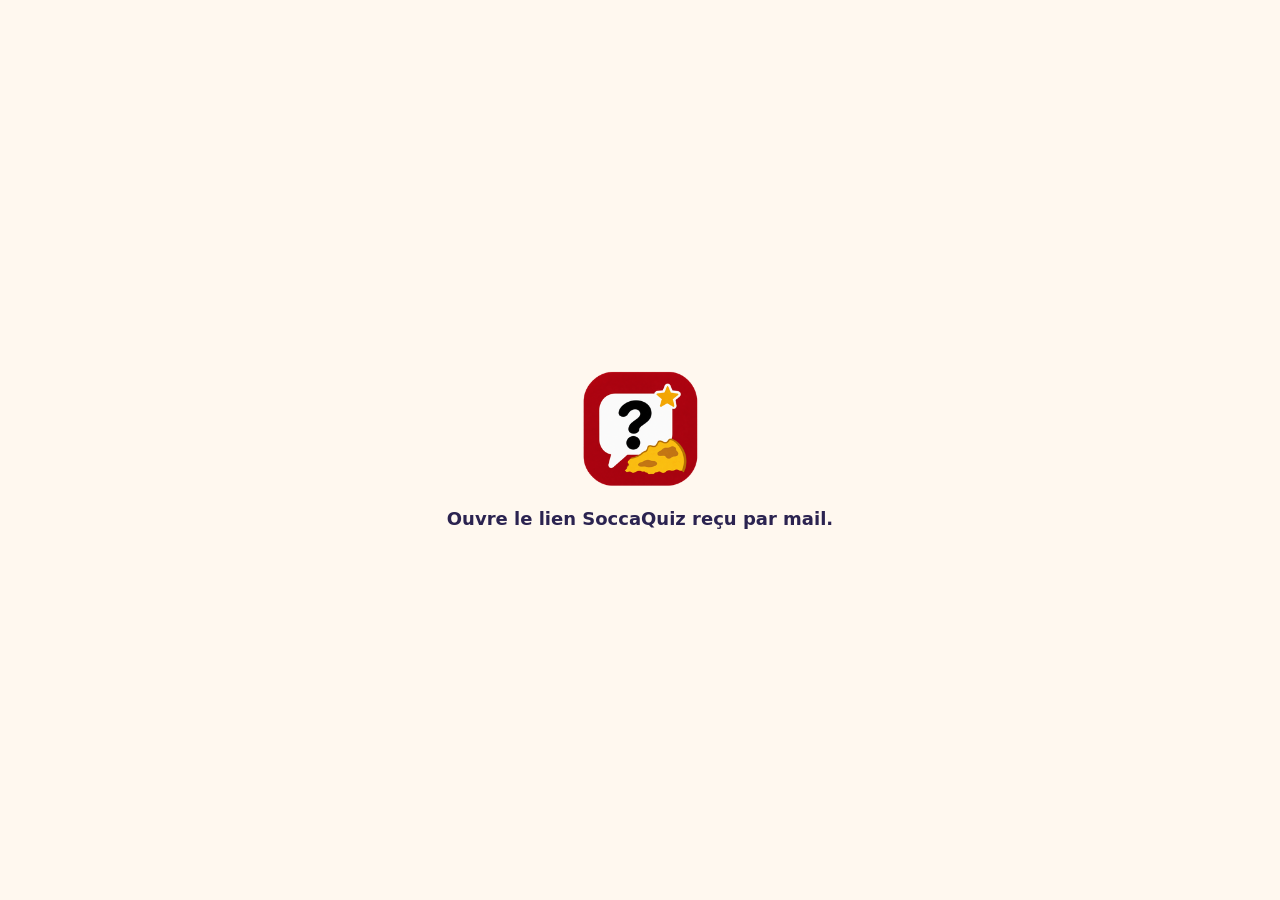
<file: appli/index.html>
<!DOCTYPE html>
<html lang="fr">
<head>
<meta charset="utf-8">
<meta name="viewport" content="width=device-width, initial-scale=1">
<meta name="robots" content="noindex">
<title>SoccaQuiz</title>
<link rel="manifest" href="manifest.webmanifest">
<meta name="theme-color" content="#a9010d">
<link rel="icon" href="icone-192.png">
<link rel="apple-touch-icon" href="icone-180.png">
<meta name="mobile-web-app-capable" content="yes">
<meta name="apple-mobile-web-app-capable" content="yes">
<meta name="apple-mobile-web-app-title" content="SoccaQuiz">
<style>
  html, body { margin: 0; height: 100%; background: #fff8ef; }
  #cadre { position: fixed; inset: 0; width: 100%; height: 100%; border: 0; background: #fff8ef; }
  #demarrage { position: fixed; inset: 0; z-index: 2; display: flex; flex-direction: column; align-items: center;
    justify-content: center; gap: 18px; padding: 24px; text-align: center; background: #fff8ef; color: #2b2350;
    font: 600 18px/1.4 system-ui, -apple-system, "Segoe UI", Roboto, sans-serif; transition: opacity .25s; }
  #demarrage.fini { opacity: 0; pointer-events: none; }
  #demarrage img { width: 120px; height: 120px; border-radius: 26px; }
  #demarrage.attente img { animation: battre 1.4s ease-in-out infinite; }
  #demarrage #secours { font: 500 14px/1.4 system-ui, sans-serif; color: #6b5b4e; }
  #demarrage button { font: inherit; color: #fff; background: #a9010d; border: 0; border-radius: 999px; padding: 10px 22px; }
  @keyframes battre { 50% { transform: scale(1.06); } }
  @media (prefers-reduced-motion: reduce) { #demarrage.attente img { animation: none; } }
</style>
</head>
<body>
<div id="demarrage" class="attente">
  <img src="icone-192.png" alt="">
  <span id="msg" role="status">Chargement…</span>
  <button id="reessayer" type="button" hidden>Réessayer</button>
  <a id="secours" href="#" hidden>Ouvrir sans l'appli</a>
</div>
<iframe id="cadre" title="SoccaQuiz" allow="microphone; autoplay; clipboard-write"></iframe>
<script>
/* =====================================================================
   APPLI INSTALLABLE SoccaQuiz — l'« enveloppe »
   Cette page ne contient aucune page de SoccaQuiz : elle affiche, en plein écran, le site de l'enfant
   (Google Apps Script) dont l'identifiant est dans l'adresse : …/app/?s=<identifiant du déploiement>.
   Elle n'apporte que l'icône, le plein écran et l'écran de démarrage. Aucun quiz ni résultat ne passe par elle.
   Filets de sécurité : interrupteur général (soccaquiz.json, "appli": "off") et retour automatique au site
   classique si le site ne s'affiche pas dans le cadre (site pas à jour, blocage du navigateur…).
   ===================================================================== */
(function () {
  var MOTIF = /^AKfy[\w-]{20,200}$/;
  var REGLAGES = 'https://leian.github.io/UNIVERSALQUIZ/soccaquiz.json';
  var DELAI = 15000;                       // sans nouvelle du site après ce délai : message et « Réessayer »
  var dem = document.getElementById('demarrage'), msg = document.getElementById('msg');
  var bouton = document.getElementById('reessayer'), cadre = document.getElementById('cadre'), secours = document.getElementById('secours');

  var id = null;
  try { id = new URLSearchParams(location.search).get('s'); } catch (e) {}
  try {
    if (id && MOTIF.test(id)) localStorage.setItem('sq-site', id);
    else id = localStorage.getItem('sq-site');           // secours si l'adresse a perdu son paramètre
  } catch (e) {}
  if (!id || !MOTIF.test(id)) {
    dem.classList.remove('attente');
    msg.textContent = 'Ouvre le lien SoccaQuiz reçu par mail.';
    return;
  }

  var BASE = 'https://script.google.com/macros/s/' + id + '/exec';
  var DIRECT = 'https://app.soccaquiz.fr';
  var minuterie = 0, parti = false;

  // on quitte l'enveloppe pour le site tel qu'il a toujours été (…&classique=1 : le site ne renvoie pas vers l'appli)
  function classique(url) {
    if (parti) return;
    parti = true;
    var u = new URL(url || BASE);
    u.searchParams.delete('cadre');
    u.searchParams.set('classique', '1');
    location.replace(u.href);
  }
  /* seulement une page de CE site : …/exec ou …/exec?… */
  function pageDuSite(url) {
    try {
      var u = new URL(url);
      return u.origin + u.pathname === BASE ? u : null;
    } catch (e) { return null; }
  }
  function attendre(url) {
    clearTimeout(minuterie);
    // jamais de renvoi automatique vers l'adresse Google (bandeau Google) : un message, « Réessayer »,
    // et en dernier recours un lien discret pour ouvrir le site hors de l'appli, au choix de la personne
    minuterie = setTimeout(function () {
      dem.classList.remove('attente', 'fini');
      msg.textContent = navigator.onLine === false ? 'Pas de connexion à Internet. Réessaie dans un instant.' : 'SoccaQuiz met du temps à répondre. Réessaie dans un instant.';
      bouton.hidden = false;
      secours.hidden = navigator.onLine === false;
      secours.onclick = function (e) { e.preventDefault(); classique(url); };
    }, DELAI);
  }
  function ouvrir(url) {
    var u = pageDuSite(url);
    if (!u) return;
    var simple = u.href;
    u.searchParams.set('cadre', '1');
    dem.classList.add('attente');
    dem.classList.remove('fini');
    msg.textContent = 'Chargement…';
    bouton.hidden = true;
    secours.hidden = true;
    attendre(simple);
    cadre.src = u.href;
  }

  window.addEventListener('message', function (e) {
    // appli servie hors de Google (app.soccaquiz.fr) : elle annonce qu'elle est affichée, ou que ce site n'a pas l'API
    if (e.origin === DIRECT && e.source === cadre.contentWindow && e.data && typeof e.data === 'object') {
      if (e.data.uq === 'pret') { clearTimeout(minuterie); dem.classList.add('fini'); }
      else if (e.data.uq === 'ancien') {
        try { localStorage.setItem('sq-ancien:' + id, String(Date.now())); } catch (err) {}   // revérifié le lendemain (site mis à jour entre-temps)
        modeActuel = 'cadre';
        ouvrir(q && q.length < 2000 ? BASE + '?' + q : BASE);
      }
      return;
    }
    var hote = '';
    try { hote = new URL(e.origin).hostname; } catch (err) { return; }
    // les pages Apps Script sont servies depuis *.googleusercontent.com
    if (hote !== 'script.google.com' && !/\.googleusercontent\.com$/.test(hote)) return;
    var d = e.data;
    if (!d || typeof d !== 'object') return;
    if (d.uq === 'pret') {                 // le site est affiché : on retire l'écran de démarrage
      clearTimeout(minuterie);
      dem.classList.add('fini');
      try { e.source.postMessage({ uq: 'cadre-ok' }, e.origin); } catch (err) {}
    } else if (d.uq === 'aller' && typeof d.url === 'string') {
      var u = pageDuSite(d.url);
      if (u) { u.searchParams.delete('cadre'); ouvrir(u.href); }
    }
  });
  bouton.addEventListener('click', function () { location.reload(); });
  window.addEventListener('online', function () { if (!bouton.hidden) location.reload(); });

  // page demandée (…&q=page=quiz_x) : ancien lien ou favori renvoyé ici par le site
  var q = '';
  try { q = new URLSearchParams(location.search).get('q') || ''; } catch (e) {}

  /* Appli servie hors de Google (app.soccaquiz.fr, Cloudflare Pages) ou site dans le cadre de Google ?
     - interrupteur général "appli" de soccaquiz.json : "direct" → app.soccaquiz.fr ; "on" (ou absent) → cadre de Google ;
       "off" → site classique. Il est retenu sur l'appareil et appliqué dès l'ouverture suivante (ou tout de suite
       s'il arrive dans les premières secondes) ;
     - …&mode=direct, &mode=cadre : choix forcé sur CET appareil (essais) ; &mode=auto : retour à l'interrupteur ;
     - un site sans l'API (avant la v2.88) est signalé par l'appli (« ancien ») et reste dans le cadre de Google. */
  var debut = Date.now(), modeForce = null, modeGeneral = null, ancien = false;
  try {
    var m = new URLSearchParams(location.search).get('mode');
    if (m === 'direct' || m === 'cadre') localStorage.setItem('sq-mode', m);
    if (m === 'auto') localStorage.removeItem('sq-mode');
    modeForce = localStorage.getItem('sq-mode');
    modeGeneral = localStorage.getItem('sq-mode-general');
    ancien = Date.now() - (+localStorage.getItem('sq-ancien:' + id) || 0) < 864e5;
  } catch (e) {}
  function modeVoulu() { return !ancien && (modeForce ? modeForce === 'direct' : modeGeneral === 'direct') ? 'direct' : 'cadre'; }
  function ouvrirDirect() {
    var p = new URLSearchParams(q.length < 2000 ? q : ''), page = p.get('page') || '';
    var u = DIRECT + '/?s=' + encodeURIComponent(id) + (p.get('e') ? '&e=' + encodeURIComponent(p.get('e')) : '') + (p.get('chrono') ? '&chrono=' + encodeURIComponent(p.get('chrono')) : '') +
      (page && page !== 'index' ? '#' + encodeURIComponent(page) : '');
    dem.classList.add('attente');
    dem.classList.remove('fini');
    msg.textContent = 'Chargement…';
    bouton.hidden = true;
    secours.hidden = true;
    attendre(q && q.length < 2000 ? BASE + '?' + q : BASE);
    cadre.src = u;
  }
  var modeActuel = modeVoulu();
  if (modeActuel === 'direct') ouvrirDirect(); else ouvrir(q && q.length < 2000 ? BASE + '?' + q : BASE);
  // interrupteur général : "appli": "off" → tout le monde revient au site classique, icônes déjà installées comprises
  fetch(REGLAGES, { cache: 'no-cache' }).then(function (r) { return r.ok ? r.json() : {}; })
    .then(function (c) {
      if (c && c.appli === 'off') return classique();
      modeGeneral = c && c.appli === 'direct' ? 'direct' : 'cadre';
      try { localStorage.setItem('sq-mode-general', modeGeneral); } catch (e) {}
      // l'interrupteur a changé : appliqué tout de suite si l'appli vient de s'ouvrir, sinon à la prochaine ouverture
      if (modeVoulu() !== modeActuel && Date.now() - debut < 5000) {
        modeActuel = modeVoulu();
        if (modeActuel === 'direct') ouvrirDirect(); else ouvrir(q && q.length < 2000 ? BASE + '?' + q : BASE);
      }
    })
    .catch(function () {});
  if ('serviceWorker' in navigator) navigator.serviceWorker.register('sw.js').catch(function () {});
})();
</script>
</body>
</html>
</file>
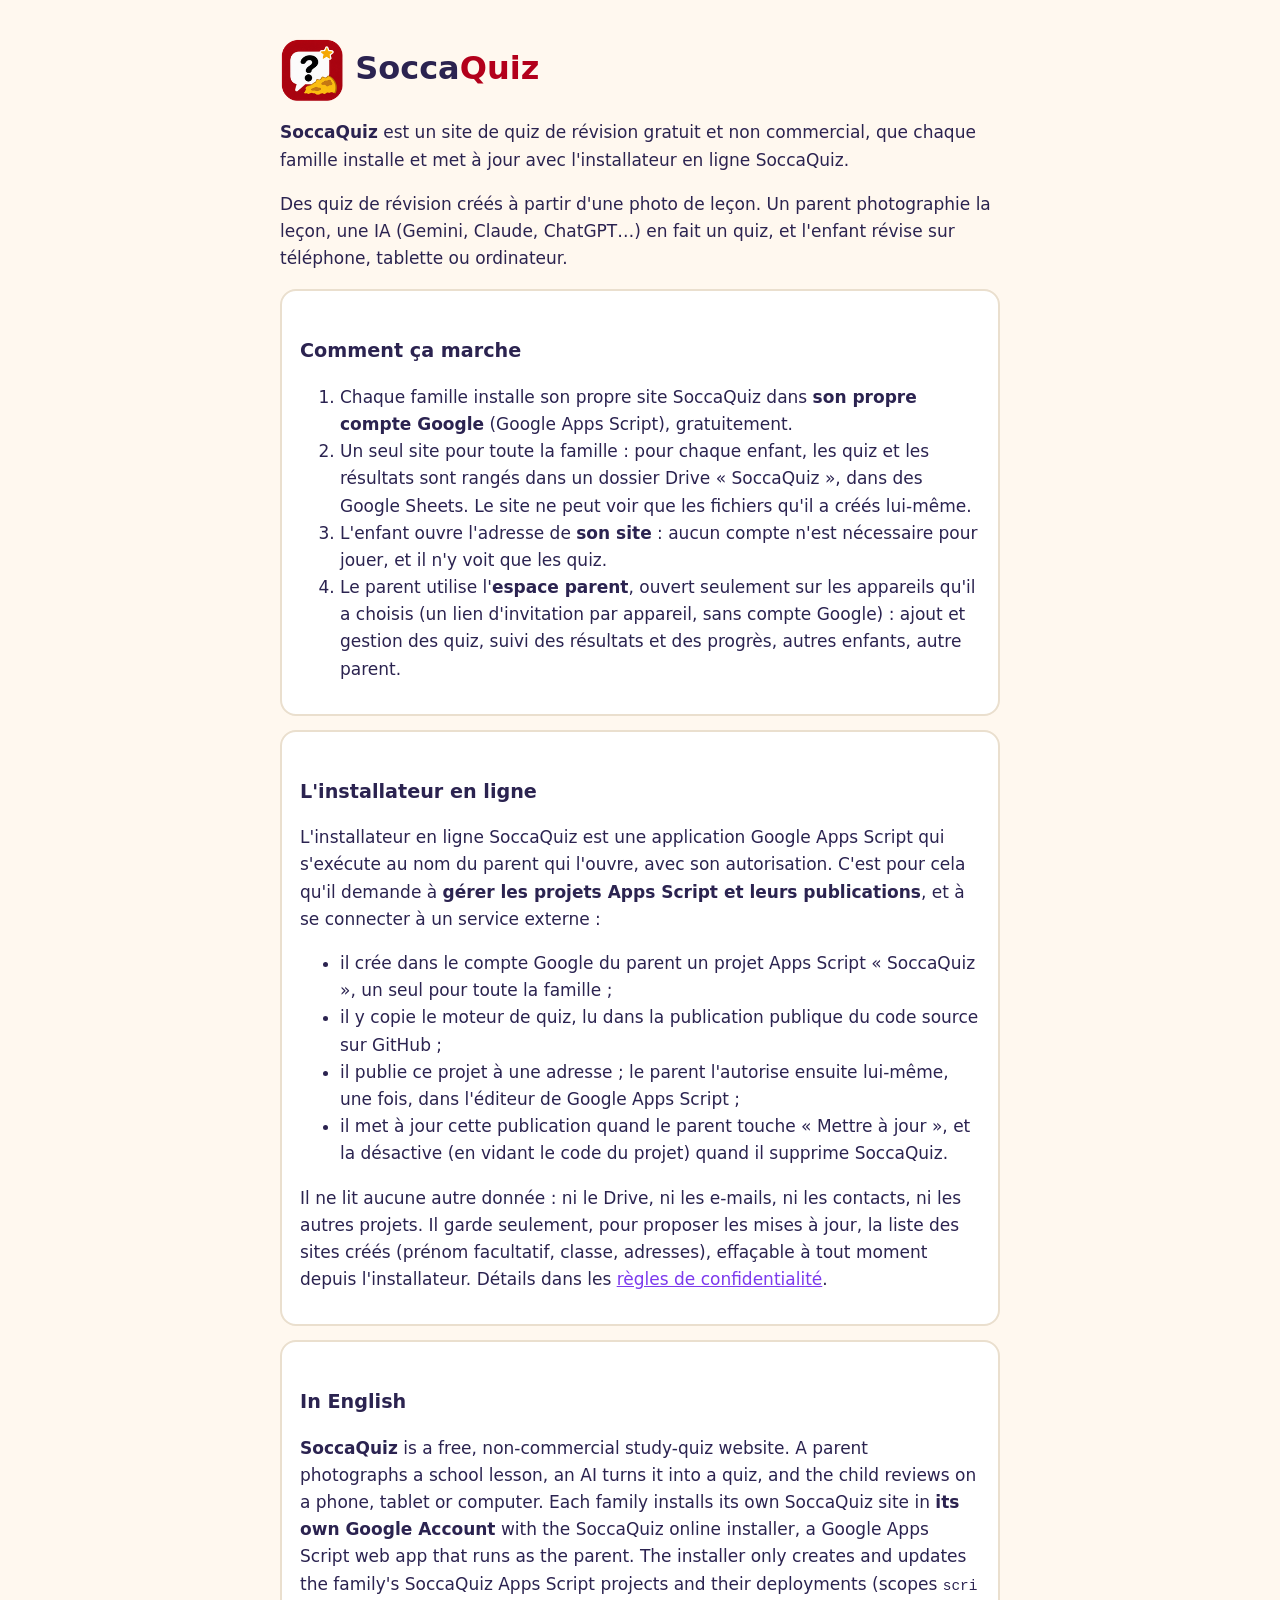
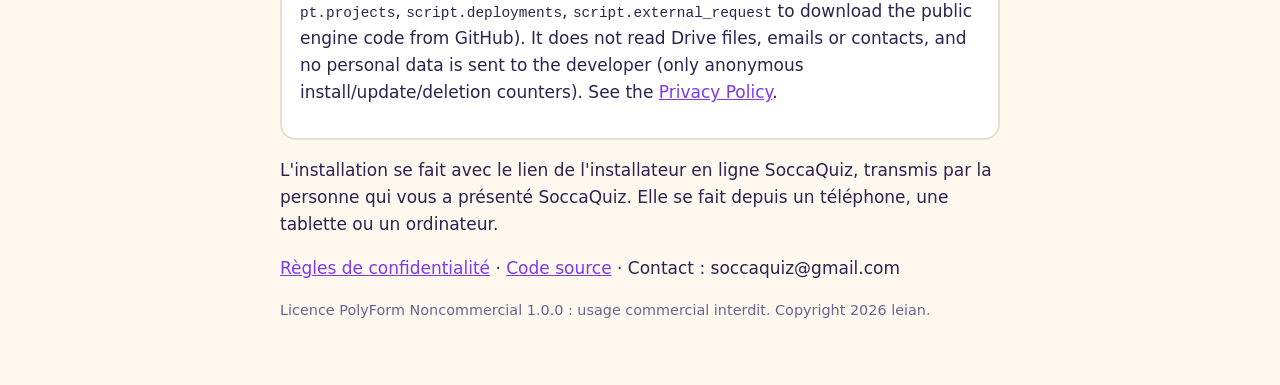
<file: docs/index.html>
<!DOCTYPE html>
<html lang="fr">
<head>
<meta charset="UTF-8">
<meta name="google-site-verification" content="quen6v3-xOjO1AaHeUD9GOgNUzpG-uVCzfBMe8wIow4" />
<meta name="viewport" content="width=device-width, initial-scale=1">
<title>SoccaQuiz — des quiz de révision à partir d'une photo de leçon</title>
<link rel="icon" href="icone.png">
<link rel="stylesheet" href="style.css">
</head>
<body><main>
<h1><img src="logo-120.png" width="64" height="64" alt="Logo SoccaQuiz" style="vertical-align:middle;border-radius:14px"> Socca<span style="color:#b3001b">Quiz</span></h1>
<p><b>SoccaQuiz</b> est un site de quiz de révision gratuit et non commercial, que chaque famille installe et met à jour avec l'installateur en ligne SoccaQuiz.</p>
<p>Des quiz de révision créés à partir d'une photo de leçon. Un parent photographie la leçon, une IA (Gemini, Claude, ChatGPT…) en fait un quiz, et l'enfant révise sur téléphone, tablette ou ordinateur.</p>
<div class="carte">
<h2>Comment ça marche</h2>
<ol>
<li>Chaque famille installe son propre site SoccaQuiz dans <b>son propre compte Google</b> (Google Apps Script), gratuitement.</li>
<li>Un seul site pour toute la famille : pour chaque enfant, les quiz et les résultats sont rangés dans un dossier Drive « SoccaQuiz », dans des Google Sheets. Le site ne peut voir que les fichiers qu'il a créés lui-même.</li>
<li>L'enfant ouvre l'adresse de <b>son site</b> : aucun compte n'est nécessaire pour jouer, et il n'y voit que les quiz.</li>
<li>Le parent utilise l'<b>espace parent</b>, ouvert seulement sur les appareils qu'il a choisis (un lien d'invitation par appareil, sans compte Google) : ajout et gestion des quiz, suivi des résultats et des progrès, autres enfants, autre parent.</li>
</ol>
</div>
<div class="carte">
<h2>L'installateur en ligne</h2>
<p>L'installateur en ligne SoccaQuiz est une application Google Apps Script qui s'exécute au nom du parent qui l'ouvre, avec son autorisation. C'est pour cela qu'il demande à <b>gérer les projets Apps Script et leurs publications</b>, et à se connecter à un service externe :</p>
<ul>
<li>il crée dans le compte Google du parent un projet Apps Script « SoccaQuiz », un seul pour toute la famille ;</li>
<li>il y copie le moteur de quiz, lu dans la publication publique du code source sur GitHub ;</li>
<li>il publie ce projet à une adresse ; le parent l'autorise ensuite lui-même, une fois, dans l'éditeur de Google Apps Script ;</li>
<li>il met à jour cette publication quand le parent touche « Mettre à jour », et la désactive (en vidant le code du projet) quand il supprime SoccaQuiz.</li>
</ul>
<p>Il ne lit aucune autre donnée : ni le Drive, ni les e-mails, ni les contacts, ni les autres projets. Il garde seulement, pour proposer les mises à jour, la liste des sites créés (prénom facultatif, classe, adresses), effaçable à tout moment depuis l'installateur. Détails dans les <a href="confidentialite.html">règles de confidentialité</a>.</p>
</div>
<div class="carte" lang="en">
<h2>In English</h2>
<p><b>SoccaQuiz</b> is a free, non-commercial study-quiz website. A parent photographs a school lesson, an AI turns it into a quiz, and the child reviews on a phone, tablet or computer. Each family installs its own SoccaQuiz site in <b>its own Google Account</b> with the SoccaQuiz online installer, a Google Apps Script web app that runs as the parent. The installer only creates and updates the family's SoccaQuiz Apps Script projects and their deployments (scopes <code>script.projects</code>, <code>script.deployments</code>, <code>script.external_request</code> to download the public engine code from GitHub). It does not read Drive files, emails or contacts, and no personal data is sent to the developer (only anonymous install/update/deletion counters). See the <a href="confidentialite.html#en">Privacy Policy</a>.</p>
</div>
<p>L'installation se fait avec le lien de l'installateur en ligne SoccaQuiz, transmis par la personne qui vous a présenté SoccaQuiz. Elle se fait depuis un téléphone, une tablette ou un ordinateur.</p>
<p><a href="confidentialite.html">Règles de confidentialité</a> · <a href="https://github.com/leian/UNIVERSALQUIZ">Code source</a> · Contact : soccaquiz@gmail.com</p>
<p class="petit">Licence PolyForm Noncommercial 1.0.0 : usage commercial interdit. Copyright 2026 leian.</p>
</main></body>
</html>
</file>
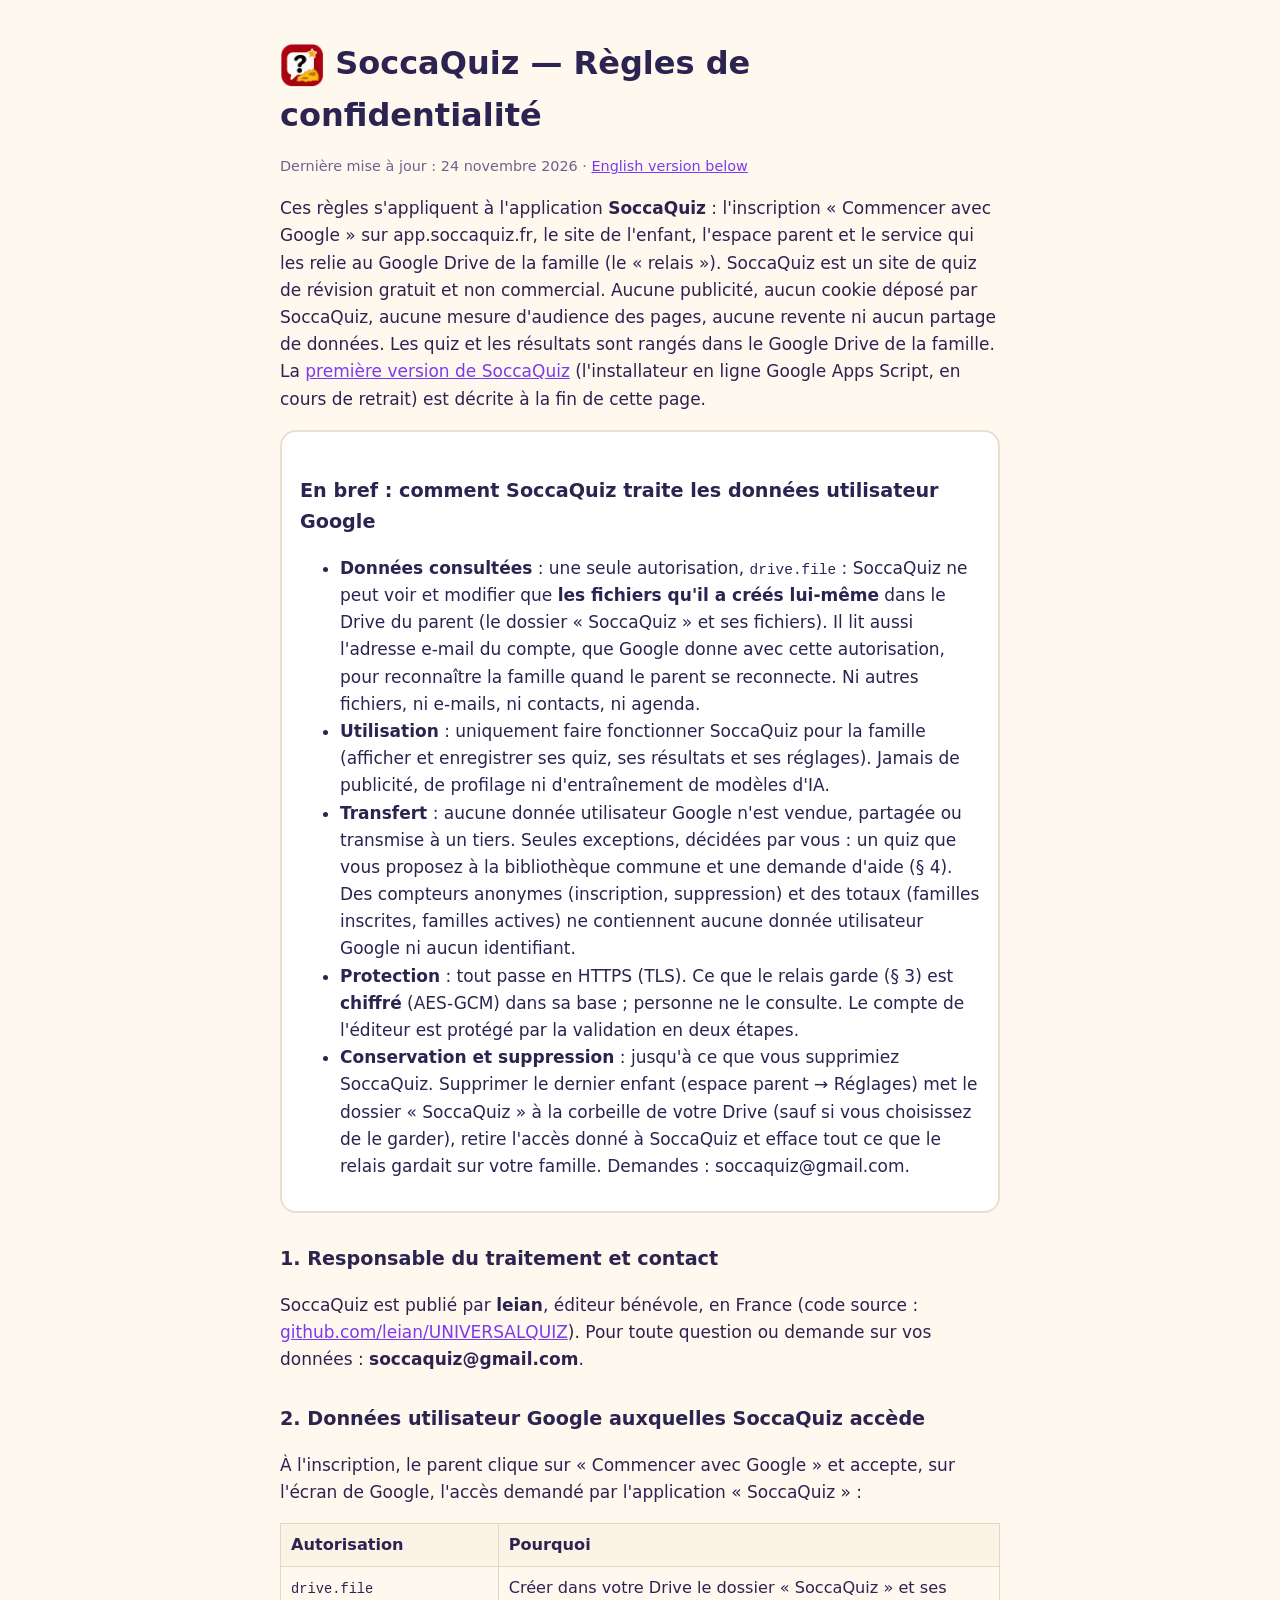
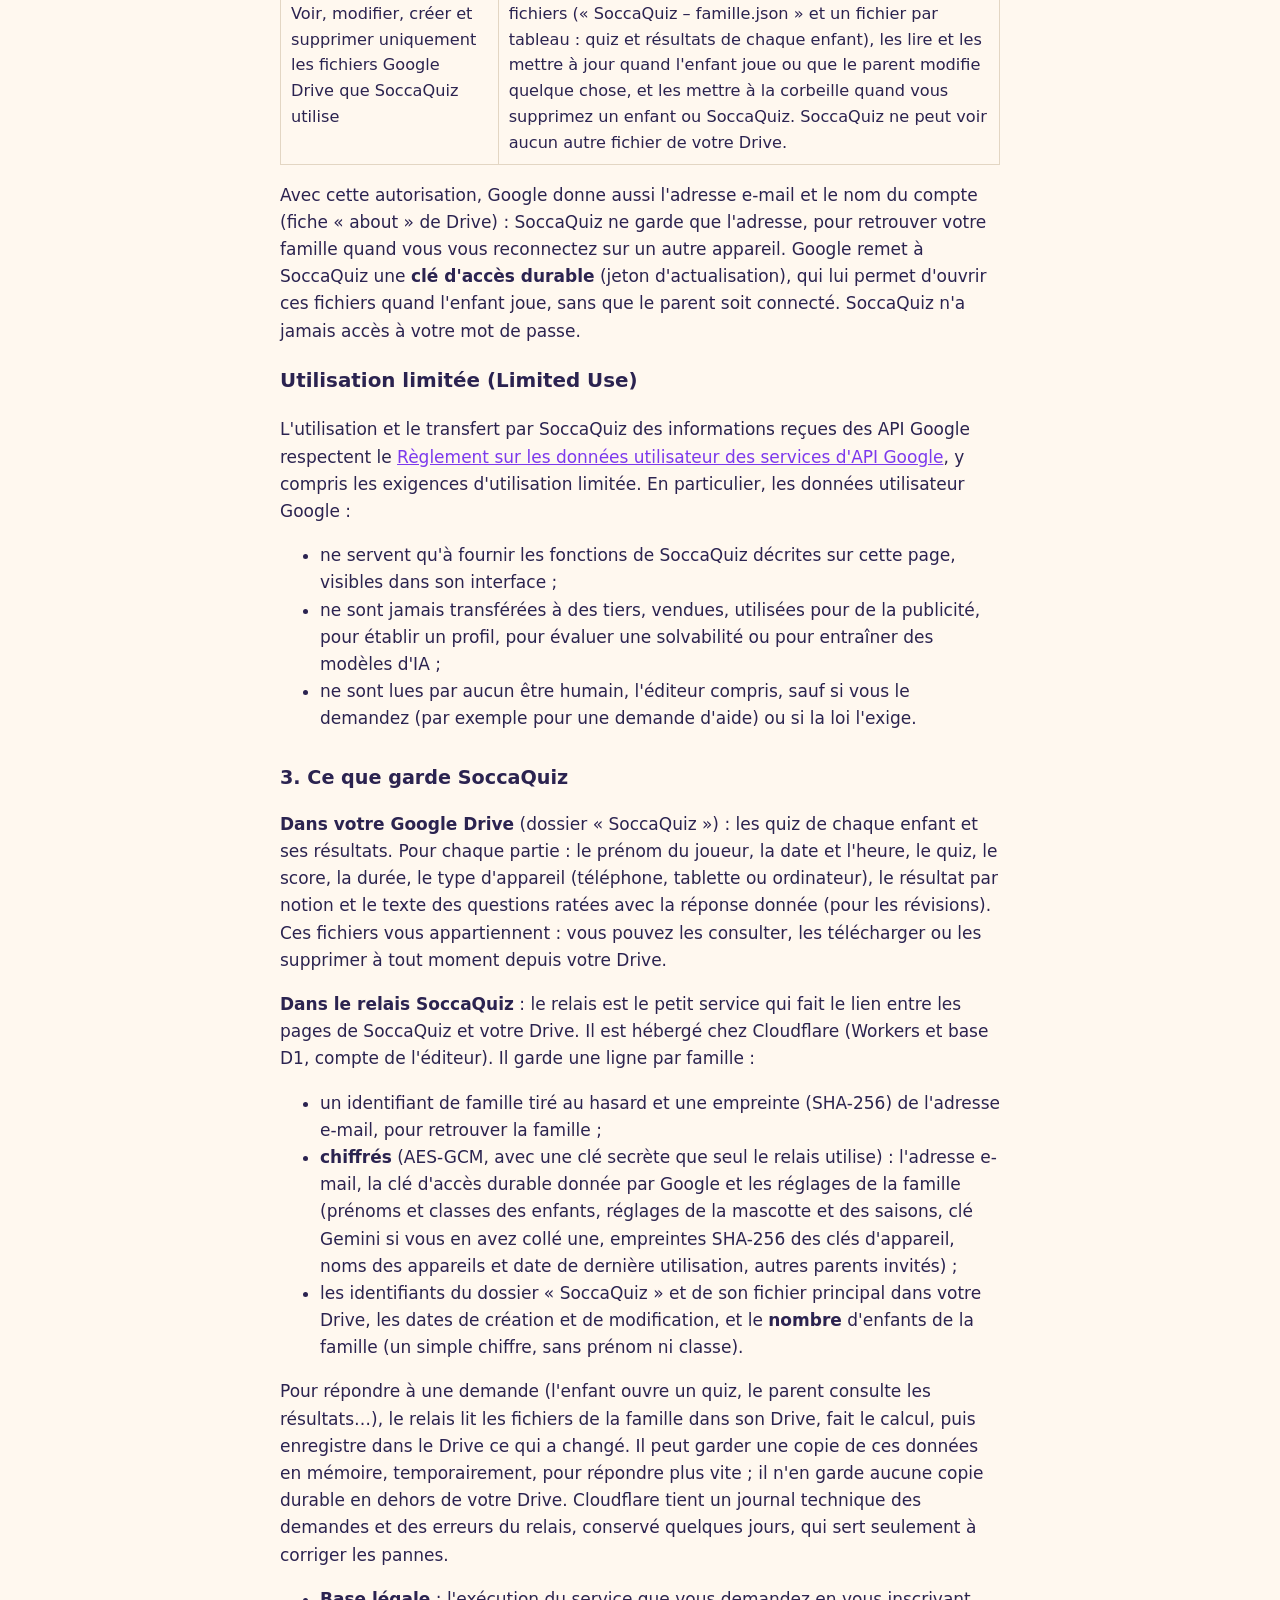
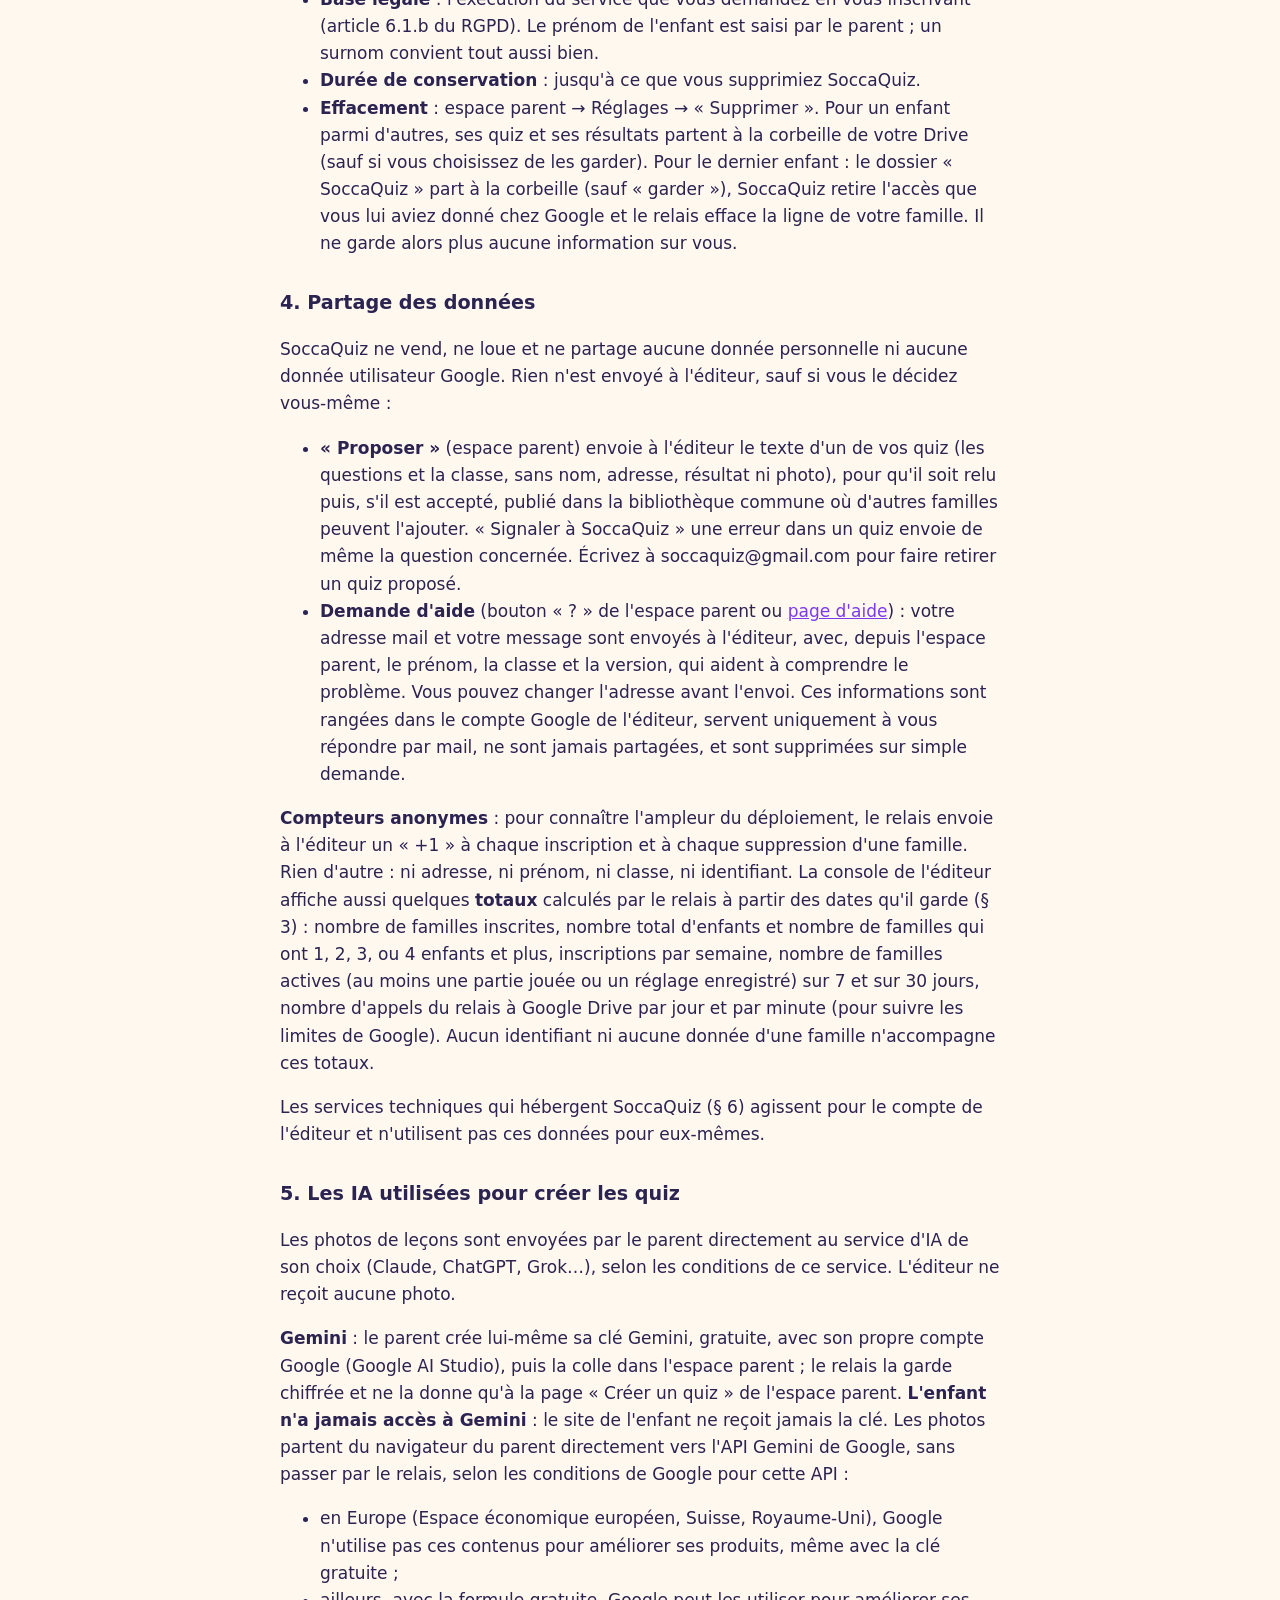
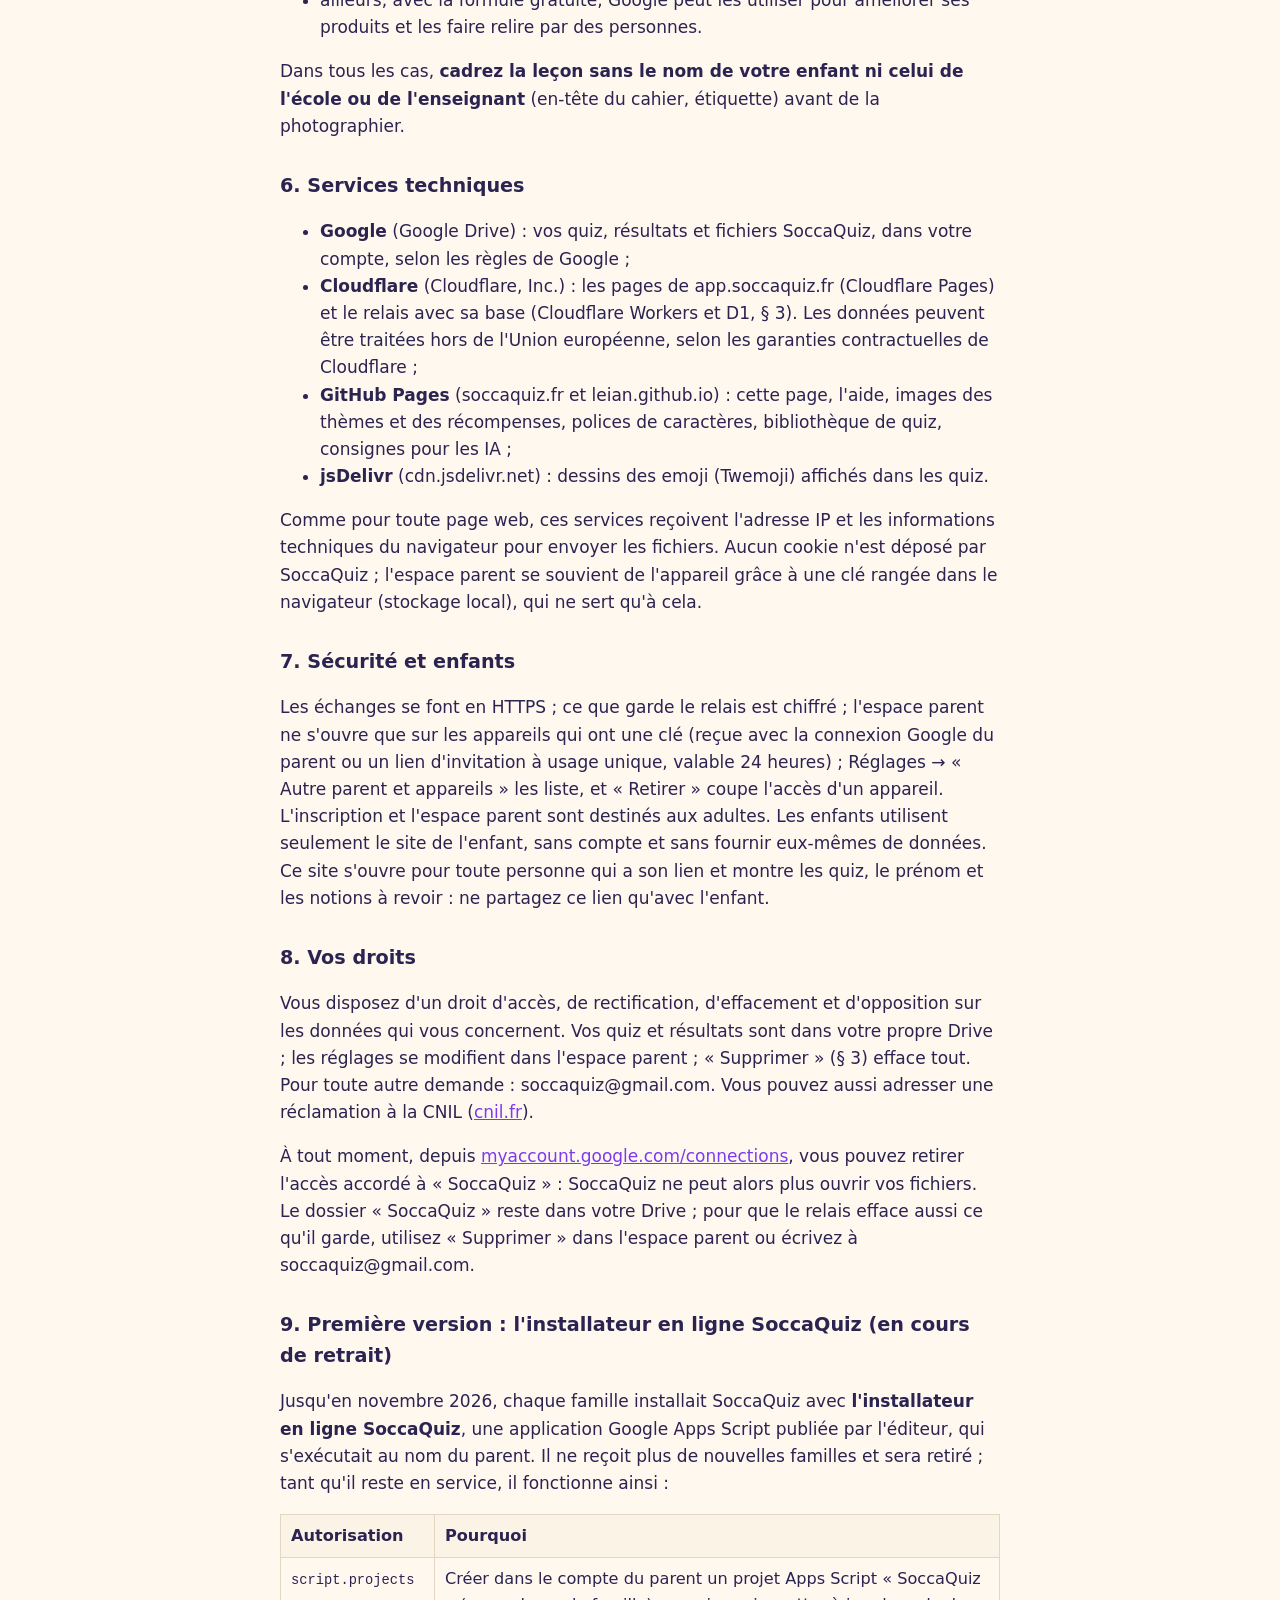
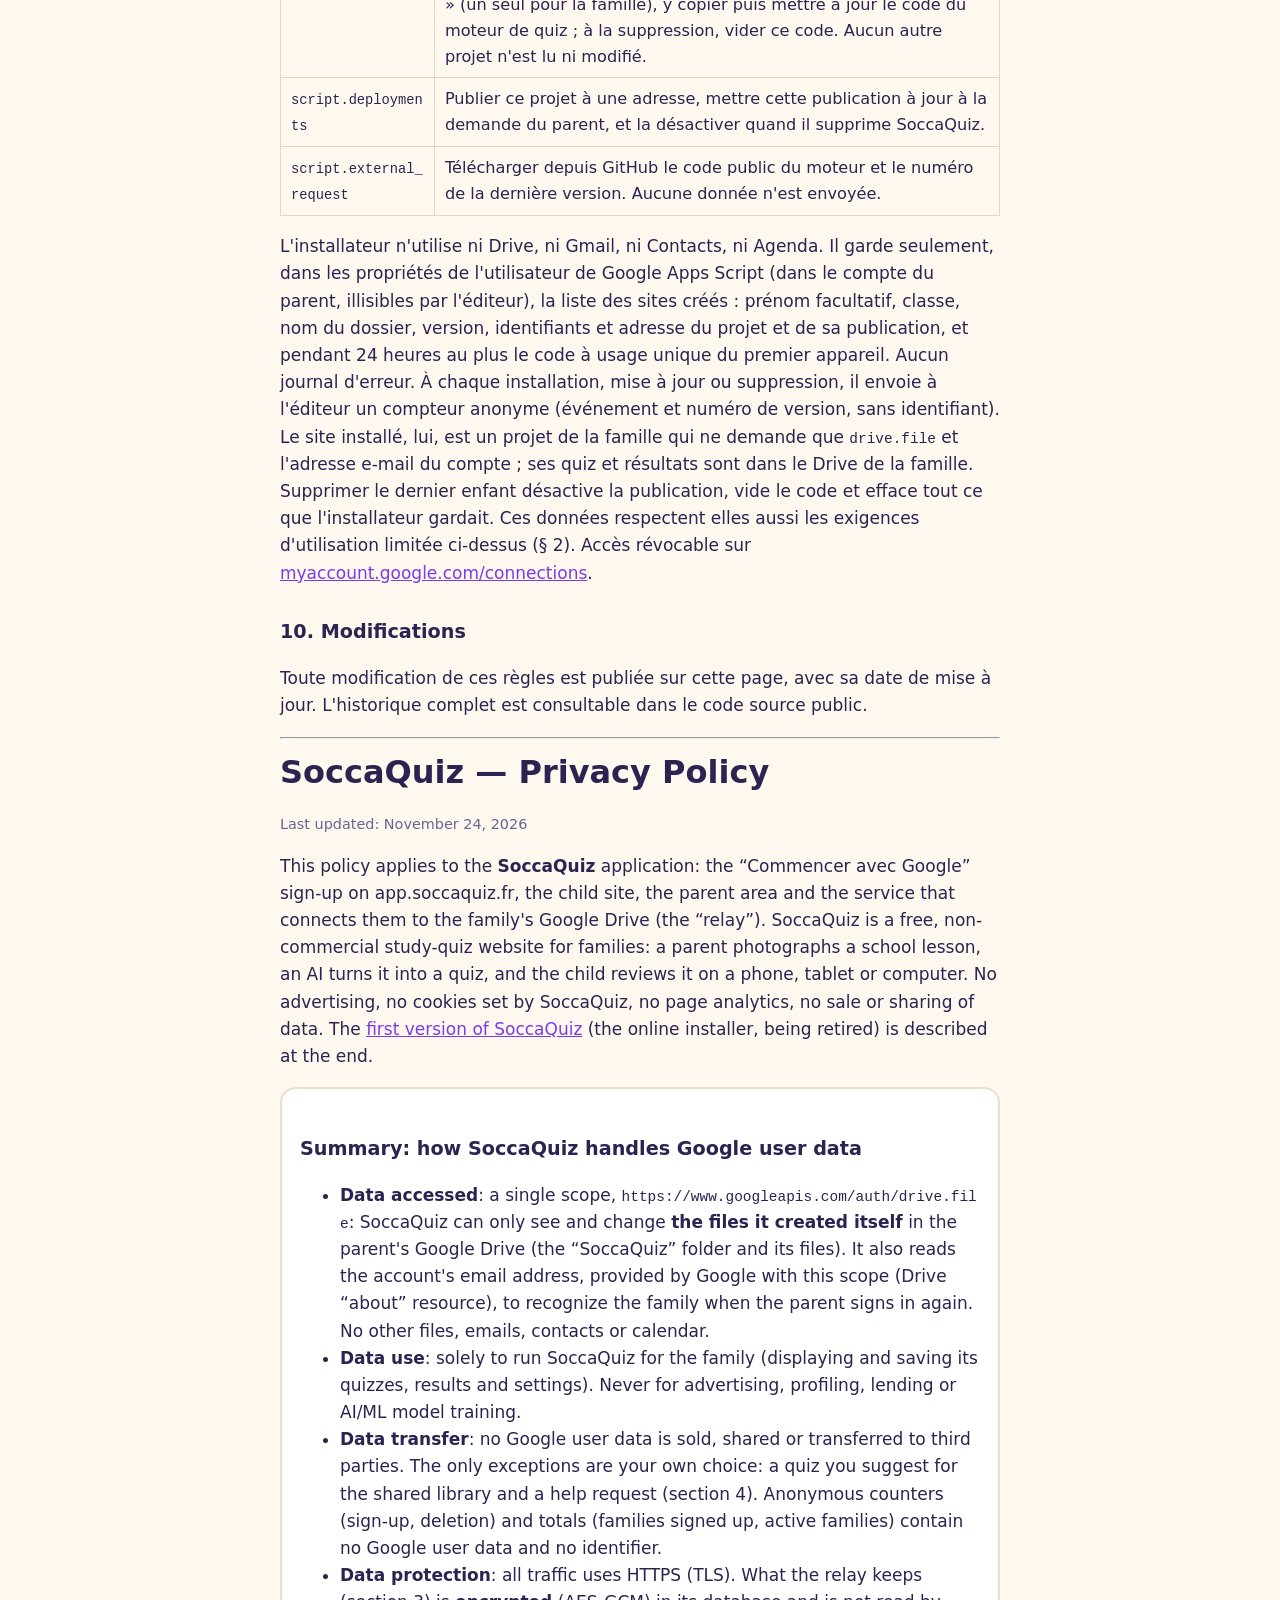
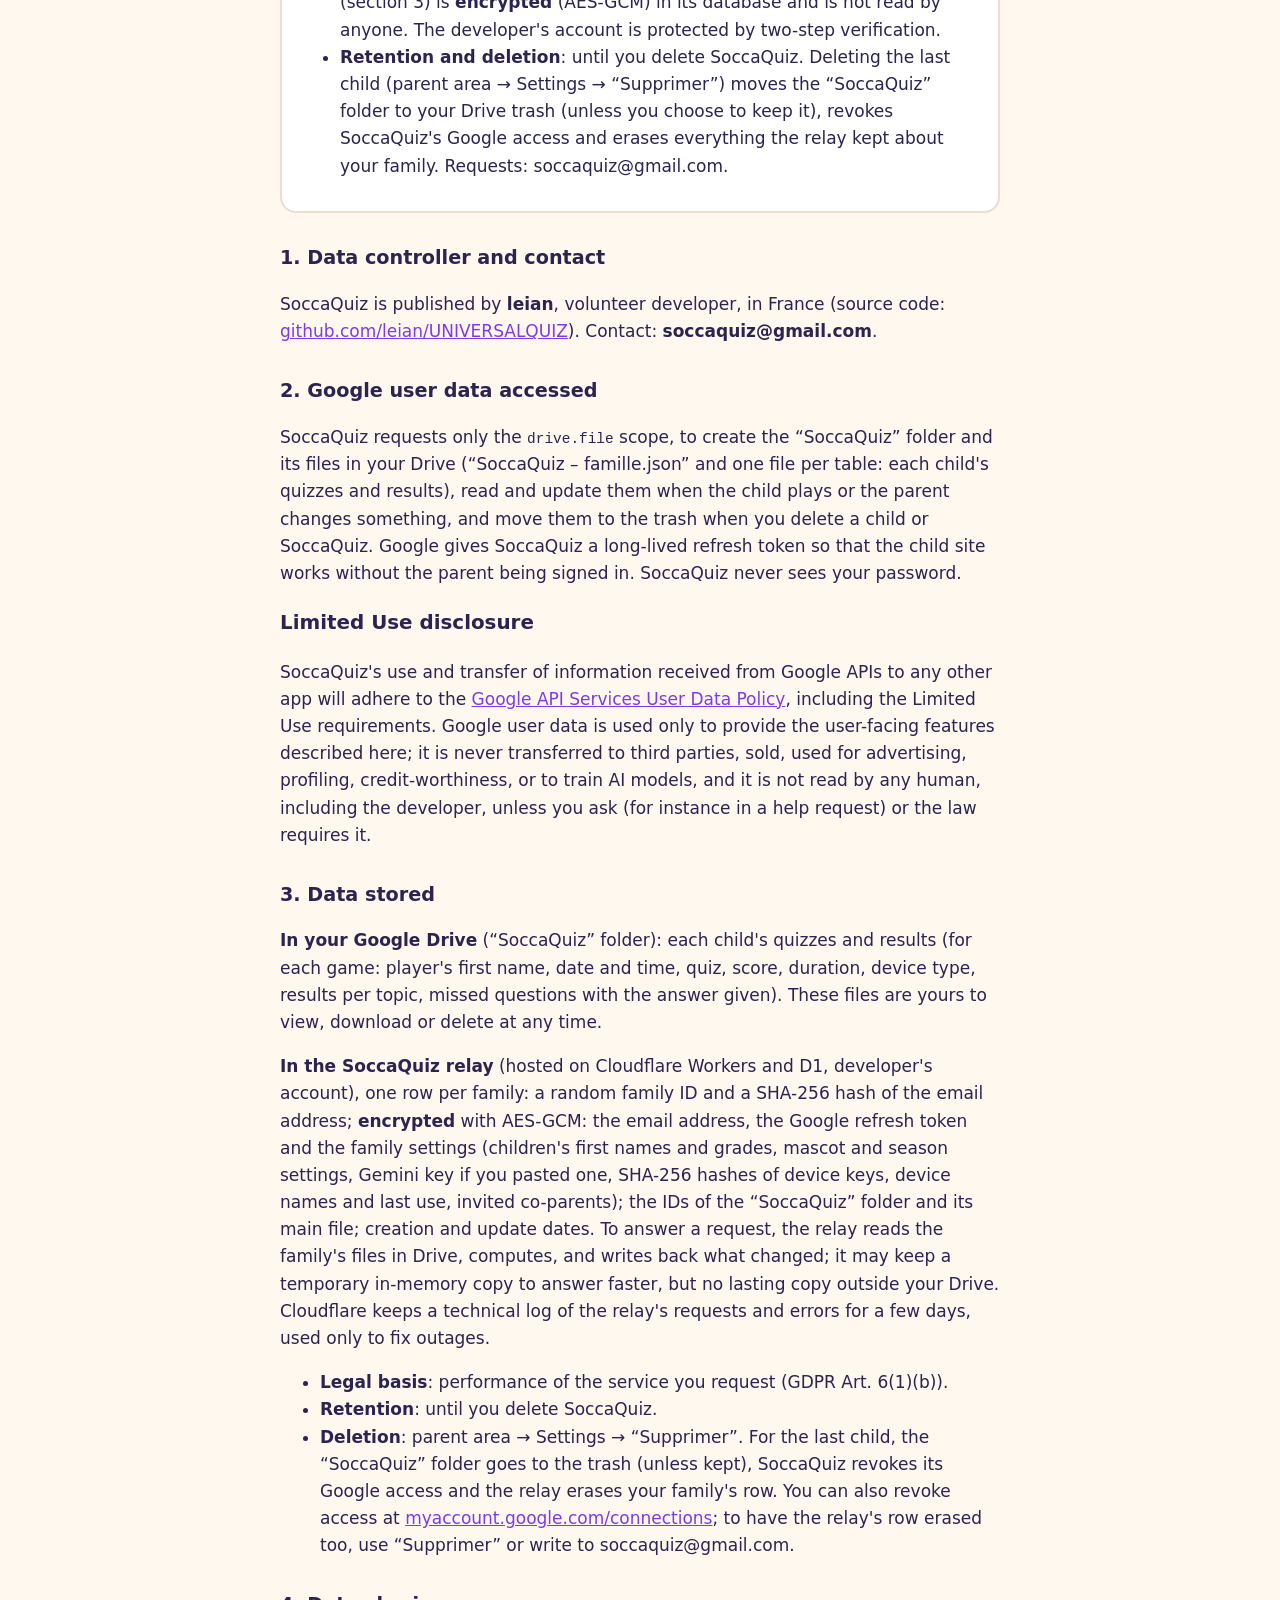
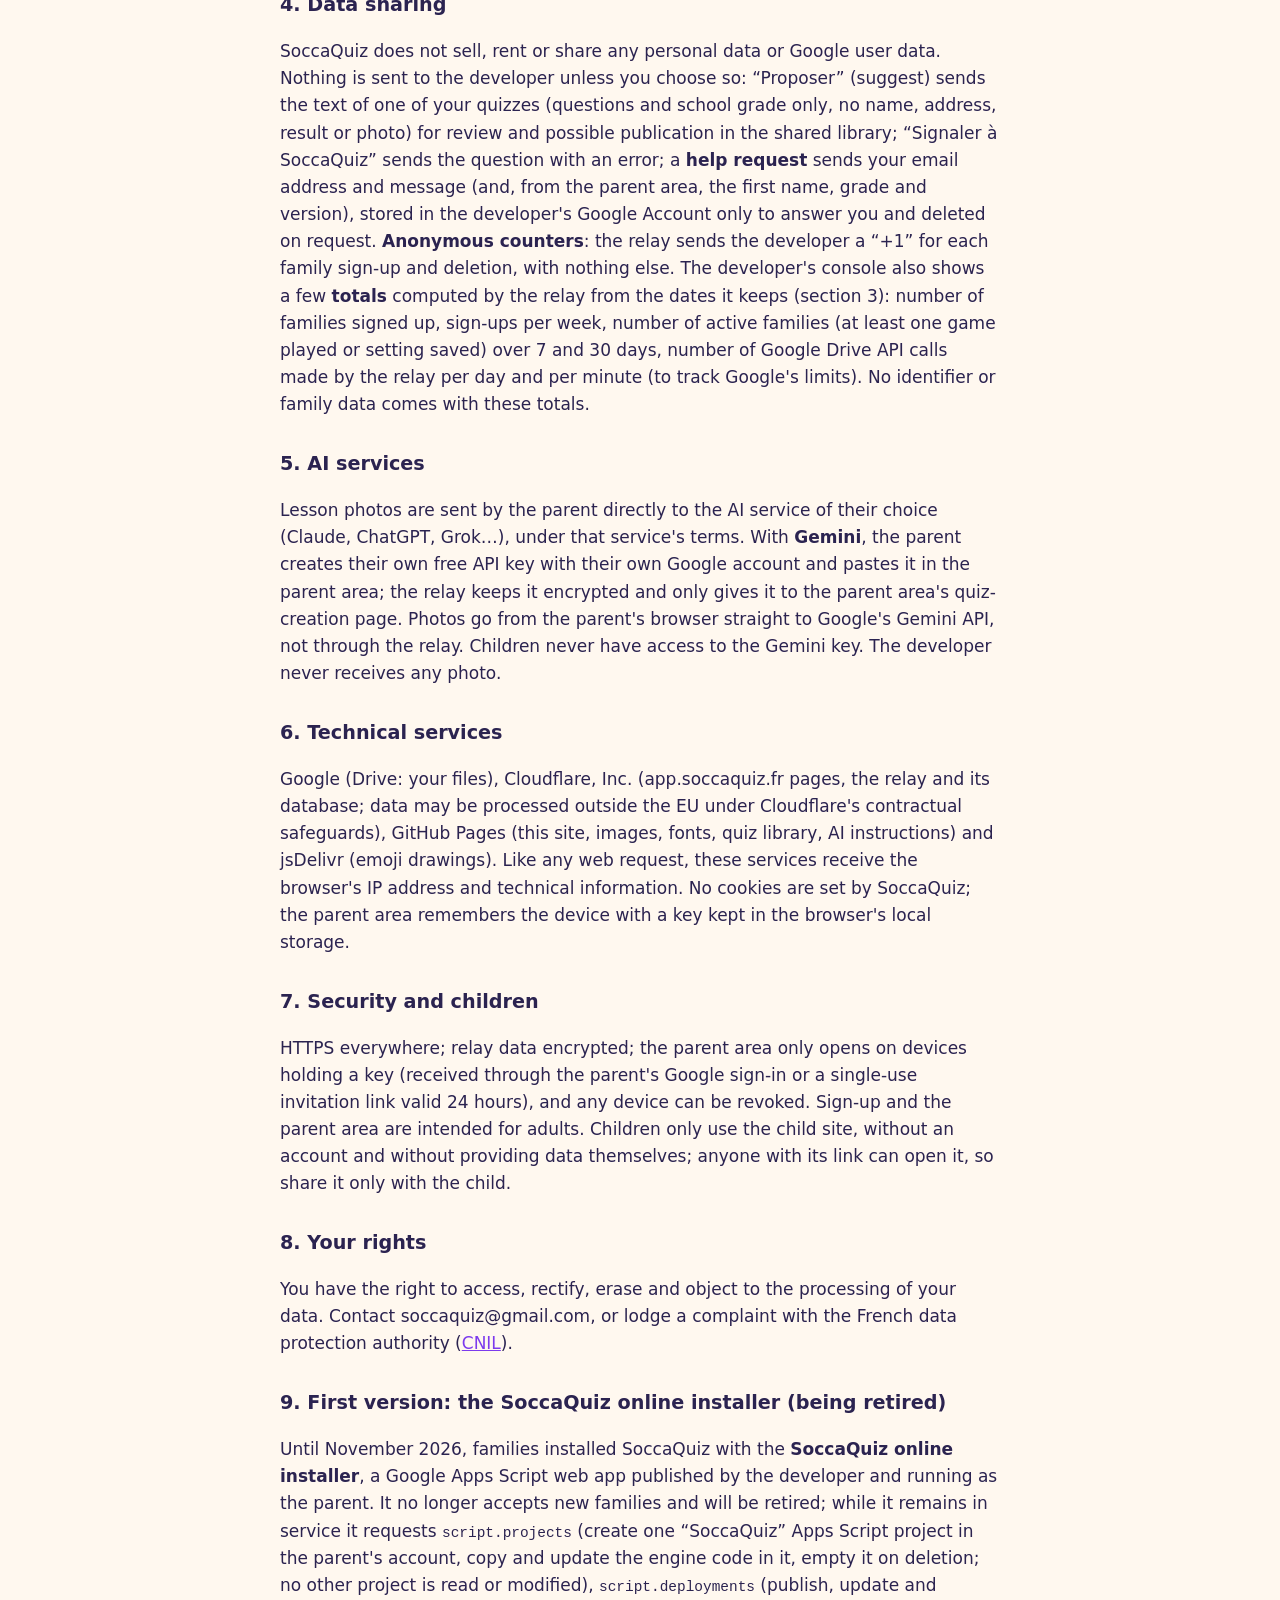
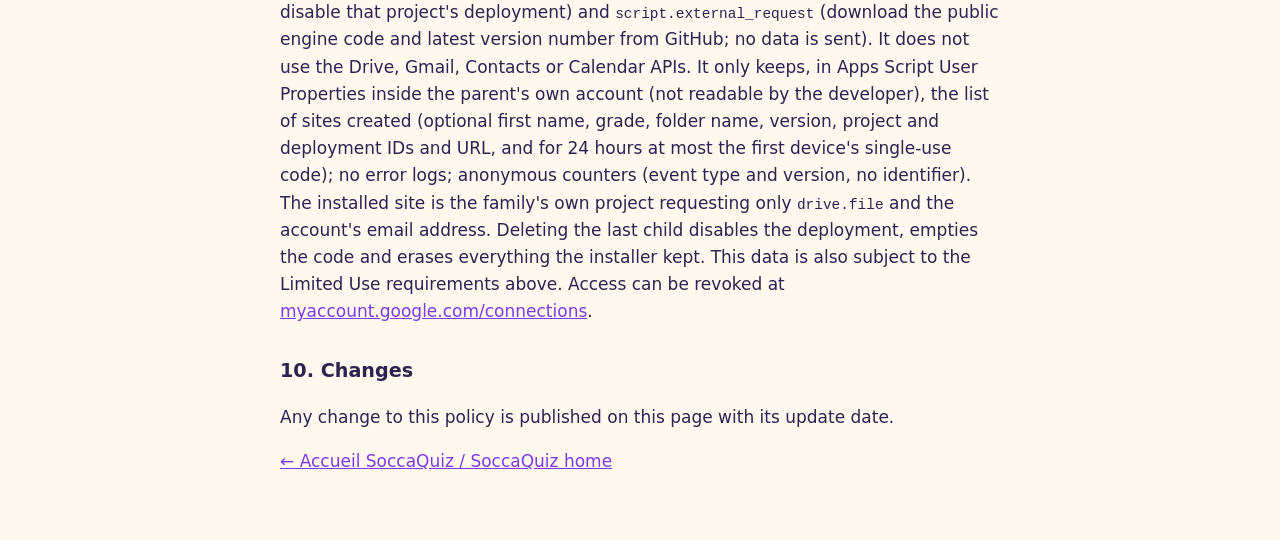
<file: docs/confidentialite.html>
<!DOCTYPE html>
<html lang="fr">
<head>
<meta charset="UTF-8">
<meta name="viewport" content="width=device-width, initial-scale=1">
<title>SoccaQuiz — Règles de confidentialité / Privacy Policy</title>
<meta name="description" content="Règles de confidentialité de SoccaQuiz : données utilisateur Google utilisées (drive.file seulement), finalités, conservation, partage, suppression, contact. Privacy Policy of SoccaQuiz (English version included).">
<link rel="icon" href="icone.png">
<link rel="canonical" href="https://soccaquiz.fr/confidentialite.html">
<link rel="stylesheet" href="style.css">
</head>
<body><main>
<h1><img src="icone-96.png" width="44" height="44" alt="" style="vertical-align:middle;border-radius:10px"> SoccaQuiz — Règles de confidentialité</h1>
<p class="petit">Dernière mise à jour : 24 novembre 2026 · <a href="#en">English version below</a></p>
<p>Ces règles s'appliquent à l'application <b>SoccaQuiz</b> : l'inscription « Commencer avec Google » sur app.soccaquiz.fr, le site de l'enfant, l'espace parent et le service qui les relie au Google Drive de la famille (le « relais »). SoccaQuiz est un site de quiz de révision gratuit et non commercial. Aucune publicité, aucun cookie déposé par SoccaQuiz, aucune mesure d'audience des pages, aucune revente ni aucun partage de données. Les quiz et les résultats sont rangés dans le Google Drive de la famille. La <a href="#installateur">première version de SoccaQuiz</a> (l'installateur en ligne Google Apps Script, en cours de retrait) est décrite à la fin de cette page.</p>

<div class="carte">
<h2>En bref : comment SoccaQuiz traite les données utilisateur Google</h2>
<ul>
<li><b>Données consultées</b> : une seule autorisation, <code>drive.file</code> : SoccaQuiz ne peut voir et modifier que <b>les fichiers qu'il a créés lui-même</b> dans le Drive du parent (le dossier « SoccaQuiz » et ses fichiers). Il lit aussi l'adresse e-mail du compte, que Google donne avec cette autorisation, pour reconnaître la famille quand le parent se reconnecte. Ni autres fichiers, ni e-mails, ni contacts, ni agenda.</li>
<li><b>Utilisation</b> : uniquement faire fonctionner SoccaQuiz pour la famille (afficher et enregistrer ses quiz, ses résultats et ses réglages). Jamais de publicité, de profilage ni d'entraînement de modèles d'IA.</li>
<li><b>Transfert</b> : aucune donnée utilisateur Google n'est vendue, partagée ou transmise à un tiers. Seules exceptions, décidées par vous : un quiz que vous proposez à la bibliothèque commune et une demande d'aide (§ 4). Des compteurs anonymes (inscription, suppression) et des totaux (familles inscrites, familles actives) ne contiennent aucune donnée utilisateur Google ni aucun identifiant.</li>
<li><b>Protection</b> : tout passe en HTTPS (TLS). Ce que le relais garde (§ 3) est <b>chiffré</b> (AES-GCM) dans sa base ; personne ne le consulte. Le compte de l'éditeur est protégé par la validation en deux étapes.</li>
<li><b>Conservation et suppression</b> : jusqu'à ce que vous supprimiez SoccaQuiz. Supprimer le dernier enfant (espace parent → Réglages) met le dossier « SoccaQuiz » à la corbeille de votre Drive (sauf si vous choisissez de le garder), retire l'accès donné à SoccaQuiz et efface tout ce que le relais gardait sur votre famille. Demandes : soccaquiz@gmail.com.</li>
</ul>
</div>

<h2>1. Responsable du traitement et contact</h2>
<p>SoccaQuiz est publié par <b>leian</b>, éditeur bénévole, en France (code source : <a href="https://github.com/leian/UNIVERSALQUIZ">github.com/leian/UNIVERSALQUIZ</a>). Pour toute question ou demande sur vos données : <b>soccaquiz@gmail.com</b>.</p>

<h2>2. Données utilisateur Google auxquelles SoccaQuiz accède</h2>
<p>À l'inscription, le parent clique sur « Commencer avec Google » et accepte, sur l'écran de Google, l'accès demandé par l'application « SoccaQuiz » :</p>
<table>
<tr><th>Autorisation</th><th>Pourquoi</th></tr>
<tr><td><code>drive.file</code><br>Voir, modifier, créer et supprimer uniquement les fichiers Google Drive que SoccaQuiz utilise</td><td>Créer dans votre Drive le dossier « SoccaQuiz » et ses fichiers (« SoccaQuiz – famille.json » et un fichier par tableau : quiz et résultats de chaque enfant), les lire et les mettre à jour quand l'enfant joue ou que le parent modifie quelque chose, et les mettre à la corbeille quand vous supprimez un enfant ou SoccaQuiz. SoccaQuiz ne peut voir aucun autre fichier de votre Drive.</td></tr>
</table>
<p>Avec cette autorisation, Google donne aussi l'adresse e-mail et le nom du compte (fiche « about » de Drive) : SoccaQuiz ne garde que l'adresse, pour retrouver votre famille quand vous vous reconnectez sur un autre appareil. Google remet à SoccaQuiz une <b>clé d'accès durable</b> (jeton d'actualisation), qui lui permet d'ouvrir ces fichiers quand l'enfant joue, sans que le parent soit connecté. SoccaQuiz n'a jamais accès à votre mot de passe.</p>
<h3>Utilisation limitée (Limited Use)</h3>
<p>L'utilisation et le transfert par SoccaQuiz des informations reçues des API Google respectent le <a href="https://developers.google.com/terms/api-services-user-data-policy">Règlement sur les données utilisateur des services d'API Google</a>, y compris les exigences d'utilisation limitée. En particulier, les données utilisateur Google :</p>
<ul>
<li>ne servent qu'à fournir les fonctions de SoccaQuiz décrites sur cette page, visibles dans son interface ;</li>
<li>ne sont jamais transférées à des tiers, vendues, utilisées pour de la publicité, pour établir un profil, pour évaluer une solvabilité ou pour entraîner des modèles d'IA ;</li>
<li>ne sont lues par aucun être humain, l'éditeur compris, sauf si vous le demandez (par exemple pour une demande d'aide) ou si la loi l'exige.</li>
</ul>

<h2>3. Ce que garde SoccaQuiz</h2>
<p><b>Dans votre Google Drive</b> (dossier « SoccaQuiz ») : les quiz de chaque enfant et ses résultats. Pour chaque partie : le prénom du joueur, la date et l'heure, le quiz, le score, la durée, le type d'appareil (téléphone, tablette ou ordinateur), le résultat par notion et le texte des questions ratées avec la réponse donnée (pour les révisions). Ces fichiers vous appartiennent : vous pouvez les consulter, les télécharger ou les supprimer à tout moment depuis votre Drive.</p>
<p><b>Dans le relais SoccaQuiz</b> : le relais est le petit service qui fait le lien entre les pages de SoccaQuiz et votre Drive. Il est hébergé chez Cloudflare (Workers et base D1, compte de l'éditeur). Il garde une ligne par famille :</p>
<ul>
<li>un identifiant de famille tiré au hasard et une empreinte (SHA-256) de l'adresse e-mail, pour retrouver la famille ;</li>
<li><b>chiffrés</b> (AES-GCM, avec une clé secrète que seul le relais utilise) : l'adresse e-mail, la clé d'accès durable donnée par Google et les réglages de la famille (prénoms et classes des enfants, réglages de la mascotte et des saisons, clé Gemini si vous en avez collé une, empreintes SHA-256 des clés d'appareil, noms des appareils et date de dernière utilisation, autres parents invités) ;</li>
<li>les identifiants du dossier « SoccaQuiz » et de son fichier principal dans votre Drive, les dates de création et de modification, et le <b>nombre</b> d'enfants de la famille (un simple chiffre, sans prénom ni classe).</li>
</ul>
<p>Pour répondre à une demande (l'enfant ouvre un quiz, le parent consulte les résultats…), le relais lit les fichiers de la famille dans son Drive, fait le calcul, puis enregistre dans le Drive ce qui a changé. Il peut garder une copie de ces données en mémoire, temporairement, pour répondre plus vite ; il n'en garde aucune copie durable en dehors de votre Drive. Cloudflare tient un journal technique des demandes et des erreurs du relais, conservé quelques jours, qui sert seulement à corriger les pannes.</p>
<ul>
<li><b>Base légale</b> : l'exécution du service que vous demandez en vous inscrivant (article 6.1.b du RGPD). Le prénom de l'enfant est saisi par le parent ; un surnom convient tout aussi bien.</li>
<li><b>Durée de conservation</b> : jusqu'à ce que vous supprimiez SoccaQuiz.</li>
<li><b>Effacement</b> : espace parent → Réglages → « Supprimer ». Pour un enfant parmi d'autres, ses quiz et ses résultats partent à la corbeille de votre Drive (sauf si vous choisissez de les garder). Pour le dernier enfant : le dossier « SoccaQuiz » part à la corbeille (sauf « garder »), SoccaQuiz retire l'accès que vous lui aviez donné chez Google et le relais efface la ligne de votre famille. Il ne garde alors plus aucune information sur vous.</li>
</ul>

<h2>4. Partage des données</h2>
<p>SoccaQuiz ne vend, ne loue et ne partage aucune donnée personnelle ni aucune donnée utilisateur Google. Rien n'est envoyé à l'éditeur, sauf si vous le décidez vous-même :</p>
<ul>
<li><b>« Proposer »</b> (espace parent) envoie à l'éditeur le texte d'un de vos quiz (les questions et la classe, sans nom, adresse, résultat ni photo), pour qu'il soit relu puis, s'il est accepté, publié dans la bibliothèque commune où d'autres familles peuvent l'ajouter. « Signaler à SoccaQuiz » une erreur dans un quiz envoie de même la question concernée. Écrivez à soccaquiz@gmail.com pour faire retirer un quiz proposé.</li>
<li><b>Demande d'aide</b> (bouton « ? » de l'espace parent ou <a href="https://soccaquiz.fr/aide.html">page d'aide</a>) : votre adresse mail et votre message sont envoyés à l'éditeur, avec, depuis l'espace parent, le prénom, la classe et la version, qui aident à comprendre le problème. Vous pouvez changer l'adresse avant l'envoi. Ces informations sont rangées dans le compte Google de l'éditeur, servent uniquement à vous répondre par mail, ne sont jamais partagées, et sont supprimées sur simple demande.</li>
</ul>
<p><b>Compteurs anonymes</b> : pour connaître l'ampleur du déploiement, le relais envoie à l'éditeur un « +1 » à chaque inscription et à chaque suppression d'une famille. Rien d'autre : ni adresse, ni prénom, ni classe, ni identifiant. La console de l'éditeur affiche aussi quelques <b>totaux</b> calculés par le relais à partir des dates qu'il garde (§ 3) : nombre de familles inscrites, nombre total d'enfants et nombre de familles qui ont 1, 2, 3, ou 4 enfants et plus, inscriptions par semaine, nombre de familles actives (au moins une partie jouée ou un réglage enregistré) sur 7 et sur 30 jours, nombre d'appels du relais à Google Drive par jour et par minute (pour suivre les limites de Google). Aucun identifiant ni aucune donnée d'une famille n'accompagne ces totaux.</p>
<p>Les services techniques qui hébergent SoccaQuiz (§ 6) agissent pour le compte de l'éditeur et n'utilisent pas ces données pour eux-mêmes.</p>

<h2>5. Les IA utilisées pour créer les quiz</h2>
<p>Les photos de leçons sont envoyées par le parent directement au service d'IA de son choix (Claude, ChatGPT, Grok…), selon les conditions de ce service. L'éditeur ne reçoit aucune photo.</p>
<p><b>Gemini</b> : le parent crée lui-même sa clé Gemini, gratuite, avec son propre compte Google (Google AI Studio), puis la colle dans l'espace parent ; le relais la garde chiffrée et ne la donne qu'à la page « Créer un quiz » de l'espace parent. <b>L'enfant n'a jamais accès à Gemini</b> : le site de l'enfant ne reçoit jamais la clé. Les photos partent du navigateur du parent directement vers l'API Gemini de Google, sans passer par le relais, selon les conditions de Google pour cette API :</p>
<ul>
<li>en Europe (Espace économique européen, Suisse, Royaume-Uni), Google n'utilise pas ces contenus pour améliorer ses produits, même avec la clé gratuite ;</li>
<li>ailleurs, avec la formule gratuite, Google peut les utiliser pour améliorer ses produits et les faire relire par des personnes.</li>
</ul>
<p>Dans tous les cas, <b>cadrez la leçon sans le nom de votre enfant ni celui de l'école ou de l'enseignant</b> (en-tête du cahier, étiquette) avant de la photographier.</p>

<h2>6. Services techniques</h2>
<ul>
<li><b>Google</b> (Google Drive) : vos quiz, résultats et fichiers SoccaQuiz, dans votre compte, selon les règles de Google ;</li>
<li><b>Cloudflare</b> (Cloudflare, Inc.) : les pages de app.soccaquiz.fr (Cloudflare Pages) et le relais avec sa base (Cloudflare Workers et D1, § 3). Les données peuvent être traitées hors de l'Union européenne, selon les garanties contractuelles de Cloudflare ;</li>
<li><b>GitHub Pages</b> (soccaquiz.fr et leian.github.io) : cette page, l'aide, images des thèmes et des récompenses, polices de caractères, bibliothèque de quiz, consignes pour les IA ;</li>
<li><b>jsDelivr</b> (cdn.jsdelivr.net) : dessins des emoji (Twemoji) affichés dans les quiz.</li>
</ul>
<p>Comme pour toute page web, ces services reçoivent l'adresse IP et les informations techniques du navigateur pour envoyer les fichiers. Aucun cookie n'est déposé par SoccaQuiz ; l'espace parent se souvient de l'appareil grâce à une clé rangée dans le navigateur (stockage local), qui ne sert qu'à cela.</p>

<h2>7. Sécurité et enfants</h2>
<p>Les échanges se font en HTTPS ; ce que garde le relais est chiffré ; l'espace parent ne s'ouvre que sur les appareils qui ont une clé (reçue avec la connexion Google du parent ou un lien d'invitation à usage unique, valable 24 heures) ; Réglages → « Autre parent et appareils » les liste, et « Retirer » coupe l'accès d'un appareil. L'inscription et l'espace parent sont destinés aux adultes. Les enfants utilisent seulement le site de l'enfant, sans compte et sans fournir eux-mêmes de données. Ce site s'ouvre pour toute personne qui a son lien et montre les quiz, le prénom et les notions à revoir : ne partagez ce lien qu'avec l'enfant.</p>

<h2>8. Vos droits</h2>
<p>Vous disposez d'un droit d'accès, de rectification, d'effacement et d'opposition sur les données qui vous concernent. Vos quiz et résultats sont dans votre propre Drive ; les réglages se modifient dans l'espace parent ; « Supprimer » (§ 3) efface tout. Pour toute autre demande : soccaquiz@gmail.com. Vous pouvez aussi adresser une réclamation à la CNIL (<a href="https://www.cnil.fr/fr/plaintes">cnil.fr</a>).</p>
<p>À tout moment, depuis <a href="https://myaccount.google.com/connections">myaccount.google.com/connections</a>, vous pouvez retirer l'accès accordé à « SoccaQuiz » : SoccaQuiz ne peut alors plus ouvrir vos fichiers. Le dossier « SoccaQuiz » reste dans votre Drive ; pour que le relais efface aussi ce qu'il garde, utilisez « Supprimer » dans l'espace parent ou écrivez à soccaquiz@gmail.com.</p>

<h2 id="installateur">9. Première version : l'installateur en ligne SoccaQuiz (en cours de retrait)</h2>
<p>Jusqu'en novembre 2026, chaque famille installait SoccaQuiz avec <b>l'installateur en ligne SoccaQuiz</b>, une application Google Apps Script publiée par l'éditeur, qui s'exécutait au nom du parent. Il ne reçoit plus de nouvelles familles et sera retiré ; tant qu'il reste en service, il fonctionne ainsi :</p>
<table>
<tr><th>Autorisation</th><th>Pourquoi</th></tr>
<tr><td><code>script.projects</code></td><td>Créer dans le compte du parent un projet Apps Script « SoccaQuiz » (un seul pour la famille), y copier puis mettre à jour le code du moteur de quiz ; à la suppression, vider ce code. Aucun autre projet n'est lu ni modifié.</td></tr>
<tr><td><code>script.deployments</code></td><td>Publier ce projet à une adresse, mettre cette publication à jour à la demande du parent, et la désactiver quand il supprime SoccaQuiz.</td></tr>
<tr><td><code>script.external_request</code></td><td>Télécharger depuis GitHub le code public du moteur et le numéro de la dernière version. Aucune donnée n'est envoyée.</td></tr>
</table>
<p>L'installateur n'utilise ni Drive, ni Gmail, ni Contacts, ni Agenda. Il garde seulement, dans les propriétés de l'utilisateur de Google Apps Script (dans le compte du parent, illisibles par l'éditeur), la liste des sites créés : prénom facultatif, classe, nom du dossier, version, identifiants et adresse du projet et de sa publication, et pendant 24 heures au plus le code à usage unique du premier appareil. Aucun journal d'erreur. À chaque installation, mise à jour ou suppression, il envoie à l'éditeur un compteur anonyme (événement et numéro de version, sans identifiant). Le site installé, lui, est un projet de la famille qui ne demande que <code>drive.file</code> et l'adresse e-mail du compte ; ses quiz et résultats sont dans le Drive de la famille. Supprimer le dernier enfant désactive la publication, vide le code et efface tout ce que l'installateur gardait. Ces données respectent elles aussi les exigences d'utilisation limitée ci-dessus (§ 2). Accès révocable sur <a href="https://myaccount.google.com/connections">myaccount.google.com/connections</a>.</p>

<h2>10. Modifications</h2>
<p>Toute modification de ces règles est publiée sur cette page, avec sa date de mise à jour. L'historique complet est consultable dans le code source public.</p>

<hr id="en">
<h1 lang="en">SoccaQuiz — Privacy Policy</h1>
<div lang="en">
<p class="petit">Last updated: November 24, 2026</p>
<p>This policy applies to the <b>SoccaQuiz</b> application: the “Commencer avec Google” sign-up on app.soccaquiz.fr, the child site, the parent area and the service that connects them to the family's Google Drive (the “relay”). SoccaQuiz is a free, non-commercial study-quiz website for families: a parent photographs a school lesson, an AI turns it into a quiz, and the child reviews it on a phone, tablet or computer. No advertising, no cookies set by SoccaQuiz, no page analytics, no sale or sharing of data. The <a href="#installer-en">first version of SoccaQuiz</a> (the online installer, being retired) is described at the end.</p>
<div class="carte">
<h2>Summary: how SoccaQuiz handles Google user data</h2>
<ul>
<li><b>Data accessed</b>: a single scope, <code>https://www.googleapis.com/auth/drive.file</code>: SoccaQuiz can only see and change <b>the files it created itself</b> in the parent's Google Drive (the “SoccaQuiz” folder and its files). It also reads the account's email address, provided by Google with this scope (Drive “about” resource), to recognize the family when the parent signs in again. No other files, emails, contacts or calendar.</li>
<li><b>Data use</b>: solely to run SoccaQuiz for the family (displaying and saving its quizzes, results and settings). Never for advertising, profiling, lending or AI/ML model training.</li>
<li><b>Data transfer</b>: no Google user data is sold, shared or transferred to third parties. The only exceptions are your own choice: a quiz you suggest for the shared library and a help request (section 4). Anonymous counters (sign-up, deletion) and totals (families signed up, active families) contain no Google user data and no identifier.</li>
<li><b>Data protection</b>: all traffic uses HTTPS (TLS). What the relay keeps (section 3) is <b>encrypted</b> (AES-GCM) in its database and is not read by anyone. The developer's account is protected by two-step verification.</li>
<li><b>Retention and deletion</b>: until you delete SoccaQuiz. Deleting the last child (parent area → Settings → “Supprimer”) moves the “SoccaQuiz” folder to your Drive trash (unless you choose to keep it), revokes SoccaQuiz's Google access and erases everything the relay kept about your family. Requests: soccaquiz@gmail.com.</li>
</ul>
</div>
<h2>1. Data controller and contact</h2>
<p>SoccaQuiz is published by <b>leian</b>, volunteer developer, in France (source code: <a href="https://github.com/leian/UNIVERSALQUIZ">github.com/leian/UNIVERSALQUIZ</a>). Contact: <b>soccaquiz@gmail.com</b>.</p>
<h2>2. Google user data accessed</h2>
<p>SoccaQuiz requests only the <code>drive.file</code> scope, to create the “SoccaQuiz” folder and its files in your Drive (“SoccaQuiz – famille.json” and one file per table: each child's quizzes and results), read and update them when the child plays or the parent changes something, and move them to the trash when you delete a child or SoccaQuiz. Google gives SoccaQuiz a long-lived refresh token so that the child site works without the parent being signed in. SoccaQuiz never sees your password.</p>
<h3>Limited Use disclosure</h3>
<p>SoccaQuiz's use and transfer of information received from Google APIs to any other app will adhere to the <a href="https://developers.google.com/terms/api-services-user-data-policy">Google API Services User Data Policy</a>, including the Limited Use requirements. Google user data is used only to provide the user-facing features described here; it is never transferred to third parties, sold, used for advertising, profiling, credit-worthiness, or to train AI models, and it is not read by any human, including the developer, unless you ask (for instance in a help request) or the law requires it.</p>
<h2>3. Data stored</h2>
<p><b>In your Google Drive</b> (“SoccaQuiz” folder): each child's quizzes and results (for each game: player's first name, date and time, quiz, score, duration, device type, results per topic, missed questions with the answer given). These files are yours to view, download or delete at any time.</p>
<p><b>In the SoccaQuiz relay</b> (hosted on Cloudflare Workers and D1, developer's account), one row per family: a random family ID and a SHA-256 hash of the email address; <b>encrypted</b> with AES-GCM: the email address, the Google refresh token and the family settings (children's first names and grades, mascot and season settings, Gemini key if you pasted one, SHA-256 hashes of device keys, device names and last use, invited co-parents); the IDs of the “SoccaQuiz” folder and its main file; creation and update dates. To answer a request, the relay reads the family's files in Drive, computes, and writes back what changed; it may keep a temporary in-memory copy to answer faster, but no lasting copy outside your Drive. Cloudflare keeps a technical log of the relay's requests and errors for a few days, used only to fix outages.</p>
<ul>
<li><b>Legal basis</b>: performance of the service you request (GDPR Art. 6(1)(b)).</li>
<li><b>Retention</b>: until you delete SoccaQuiz.</li>
<li><b>Deletion</b>: parent area → Settings → “Supprimer”. For the last child, the “SoccaQuiz” folder goes to the trash (unless kept), SoccaQuiz revokes its Google access and the relay erases your family's row. You can also revoke access at <a href="https://myaccount.google.com/connections">myaccount.google.com/connections</a>; to have the relay's row erased too, use “Supprimer” or write to soccaquiz@gmail.com.</li>
</ul>
<h2>4. Data sharing</h2>
<p>SoccaQuiz does not sell, rent or share any personal data or Google user data. Nothing is sent to the developer unless you choose so: “Proposer” (suggest) sends the text of one of your quizzes (questions and school grade only, no name, address, result or photo) for review and possible publication in the shared library; “Signaler à SoccaQuiz” sends the question with an error; a <b>help request</b> sends your email address and message (and, from the parent area, the first name, grade and version), stored in the developer's Google Account only to answer you and deleted on request. <b>Anonymous counters</b>: the relay sends the developer a “+1” for each family sign-up and deletion, with nothing else. The developer's console also shows a few <b>totals</b> computed by the relay from the dates it keeps (section 3): number of families signed up, sign-ups per week, number of active families (at least one game played or setting saved) over 7 and 30 days, number of Google Drive API calls made by the relay per day and per minute (to track Google's limits). No identifier or family data comes with these totals.</p>
<h2>5. AI services</h2>
<p>Lesson photos are sent by the parent directly to the AI service of their choice (Claude, ChatGPT, Grok…), under that service's terms. With <b>Gemini</b>, the parent creates their own free API key with their own Google account and pastes it in the parent area; the relay keeps it encrypted and only gives it to the parent area's quiz-creation page. Photos go from the parent's browser straight to Google's Gemini API, not through the relay. Children never have access to the Gemini key. The developer never receives any photo.</p>
<h2>6. Technical services</h2>
<p>Google (Drive: your files), Cloudflare, Inc. (app.soccaquiz.fr pages, the relay and its database; data may be processed outside the EU under Cloudflare's contractual safeguards), GitHub Pages (this site, images, fonts, quiz library, AI instructions) and jsDelivr (emoji drawings). Like any web request, these services receive the browser's IP address and technical information. No cookies are set by SoccaQuiz; the parent area remembers the device with a key kept in the browser's local storage.</p>
<h2>7. Security and children</h2>
<p>HTTPS everywhere; relay data encrypted; the parent area only opens on devices holding a key (received through the parent's Google sign-in or a single-use invitation link valid 24 hours), and any device can be revoked. Sign-up and the parent area are intended for adults. Children only use the child site, without an account and without providing data themselves; anyone with its link can open it, so share it only with the child.</p>
<h2>8. Your rights</h2>
<p>You have the right to access, rectify, erase and object to the processing of your data. Contact soccaquiz@gmail.com, or lodge a complaint with the French data protection authority (<a href="https://www.cnil.fr/en">CNIL</a>).</p>
<h2 id="installer-en">9. First version: the SoccaQuiz online installer (being retired)</h2>
<p>Until November 2026, families installed SoccaQuiz with the <b>SoccaQuiz online installer</b>, a Google Apps Script web app published by the developer and running as the parent. It no longer accepts new families and will be retired; while it remains in service it requests <code>script.projects</code> (create one “SoccaQuiz” Apps Script project in the parent's account, copy and update the engine code in it, empty it on deletion; no other project is read or modified), <code>script.deployments</code> (publish, update and disable that project's deployment) and <code>script.external_request</code> (download the public engine code and latest version number from GitHub; no data is sent). It does not use the Drive, Gmail, Contacts or Calendar APIs. It only keeps, in Apps Script User Properties inside the parent's own account (not readable by the developer), the list of sites created (optional first name, grade, folder name, version, project and deployment IDs and URL, and for 24 hours at most the first device's single-use code); no error logs; anonymous counters (event type and version, no identifier). The installed site is the family's own project requesting only <code>drive.file</code> and the account's email address. Deleting the last child disables the deployment, empties the code and erases everything the installer kept. This data is also subject to the Limited Use requirements above. Access can be revoked at <a href="https://myaccount.google.com/connections">myaccount.google.com/connections</a>.</p>
<h2>10. Changes</h2>
<p>Any change to this policy is published on this page with its update date.</p>
</div>
<p><a href="https://soccaquiz.fr/">← Accueil SoccaQuiz / SoccaQuiz home</a></p>
</main></body>
</html>
</file>
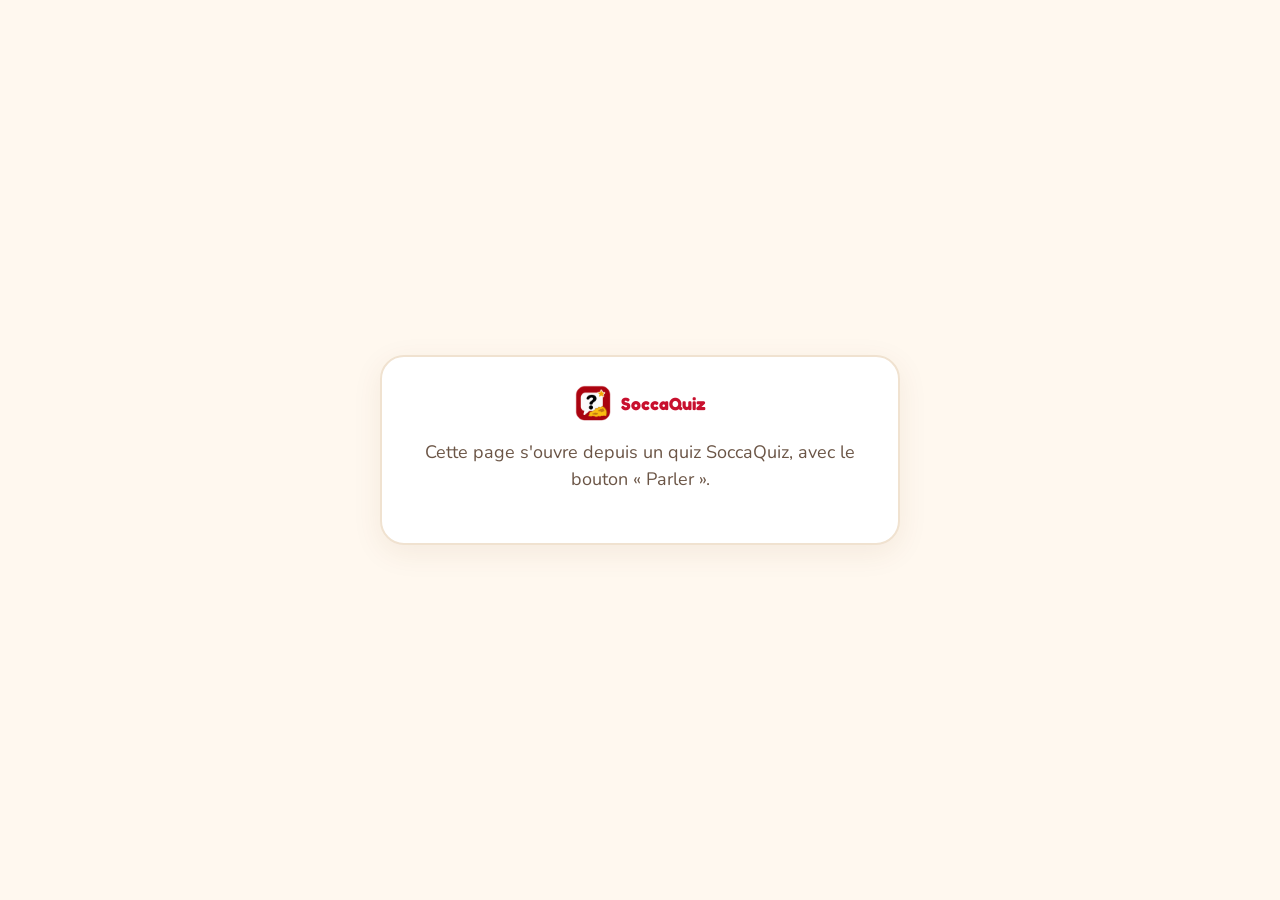
<file: docs/parler.html>
<!DOCTYPE html>
<html lang="fr">
<head>
<meta charset="utf-8">
<meta name="viewport" content="width=device-width, initial-scale=1">
<meta name="robots" content="noindex">
<title>SoccaQuiz — Parler</title>
<link rel="icon" href="icone-96.png">
<link rel="stylesheet" href="polices/polices.css">
<style>
  *{box-sizing:border-box}
  body{margin:0;min-height:100vh;background:#fff8ef;color:#3a2a20;font:18px/1.5 Nunito,system-ui,sans-serif;display:flex;align-items:center;justify-content:center;padding:24px}
  main{max-width:520px;width:100%;background:#fff;border:2px solid #f0e2d0;border-radius:24px;padding:28px 22px;text-align:center;box-shadow:0 8px 30px rgba(120,60,20,.08)}
  .marque{display:flex;align-items:center;justify-content:center;gap:10px;font:700 1.1rem Fredoka,system-ui,sans-serif;color:#C8102E}
  .marque img{width:36px;height:36px;border-radius:9px}
  .consigne{margin:18px 0 6px;color:#6b5546}
  .phrase{font:600 1.6rem/1.3 Fredoka,system-ui,sans-serif;color:#8f0b20;margin:4px 0 22px;word-wrap:break-word}
  button{font:700 1.15rem Fredoka,system-ui,sans-serif;border-radius:999px;padding:14px 26px;cursor:pointer;border:2px solid #C8102E;margin:6px}
  .principal{background:#C8102E;color:#fff;font-size:1.35rem;padding:18px 34px}
  .principal.actif{background:#8f0b20;animation:pulse 1.2s infinite}
  .second{background:#fff4f2;color:#C8102E}
  button{transition:scale .12s,filter .12s;-webkit-tap-highlight-color:transparent}
  button:active{scale:.95;filter:brightness(.92);transition-duration:.04s}
  button:focus-visible{outline:3px solid #d9a520;outline-offset:3px}
  @keyframes pulse{50%{box-shadow:0 0 0 12px rgba(200,16,46,.15)}}
  .entendu{margin-top:18px;font-size:1.15rem}
  .note{margin-top:16px;color:#6b5546;font-size:.95rem}
  .ok{color:#15803d;font-weight:700}
  .ko{color:#b45309;font-weight:700}
  @media (prefers-color-scheme:dark){body{background:#1f1611;color:#f3e6da}main{background:#2a1e17;border-color:#4a3527}.phrase{color:#ff8a8a}.consigne,.note{color:#cdb6a4}.second{background:#3a2a20}}
</style>
</head>
<body>
<main>
  <div class="marque"><img src="icone-96.png" alt=""> SoccaQuiz</div>
  <div class="consigne" id="consigne">Écoute, puis touche « Parler » et répète :</div>
  <div class="phrase" id="phrase"></div>
  <div>
    <button class="second" id="ecouter" type="button">🔊 Écouter</button>
    <button class="second" id="lent" type="button">🐢 Lentement</button>
  </div>
  <div><button class="principal" id="parler" type="button">🎤 Parler</button></div>
  <div class="entendu" id="entendu" aria-live="polite"></div>
  <div class="note" id="note" aria-live="polite"></div>
</main>
<script>
(function () {
  // Page d'écoute de SoccaQuiz : ouverte par un quiz (hors du cadre de Google Apps Script, qui bloque le micro).
  // Elle reçoit la phrase dans l'ancre (#…), écoute l'enfant, puis renvoie ce qu'elle a entendu au quiz et se ferme.
  // Rien n'est envoyé ailleurs qu'à l'onglet du quiz ; rien n'est gardé.
  var d = {};
  try { d = JSON.parse(decodeURIComponent(location.hash.slice(1))) || {}; } catch (e) {}
  var phrase = String(d.p || '').slice(0, 300), langue = /^[a-z]{2}(-[A-Za-z]{2})?$/.test(d.l || '') ? d.l : 'en-GB', id = String(d.id || '').slice(0, 20);
  var $ = function (i) { return document.getElementById(i); };
  var libre = phrase === '*';
  $('phrase').textContent = libre ? '' : phrase;
  if (libre) $('consigne').textContent = 'Touche « Parler » et réponds à voix haute :';
  if (libre || !phrase) { $('ecouter').style.display = 'none'; $('lent').style.display = 'none'; }
  if (!phrase) { $('consigne').textContent = 'Cette page s\'ouvre depuis un quiz SoccaQuiz, avec le bouton « Parler ».'; $('parler').style.display = 'none'; return; }

  function voixDe(l) {
    var v = speechSynthesis.getVoices(), base = l.slice(0, 2);
    return v.filter(function (x) { return x.lang.replace('_', '-') === l; })[0] || v.filter(function (x) { return x.lang.slice(0, 2) === base; })[0] || null;
  }
  function dire(lent) {
    if (!window.speechSynthesis) return;
    speechSynthesis.cancel();
    var u = new SpeechSynthesisUtterance(phrase); u.lang = langue; u.rate = lent ? 0.6 : 0.9;
    var v = voixDe(langue); if (v) u.voice = v;
    speechSynthesis.speak(u);
  }
  $('ecouter').onclick = function () { dire(false); };
  $('lent').onclick = function () { dire(true); };

  function mots(s) { return String(s).toLowerCase().replace(/[’‘]/g, "'").normalize('NFD').replace(/[̀-ͯ]/g, '').replace(/[^a-z0-9]+/g, ' ').trim().split(' ').filter(Boolean); }
  function ressemblance(a, b) { a = mots(a); b = mots(b); if (!a.length) return b.length ? 1 : 0; var j = 0, ok = 0; a.forEach(function (m) { var k = b.indexOf(m, j); if (k >= 0) { ok++; j = k + 1; } }); return ok / a.length; }

  var R = window.SpeechRecognition || window.webkitSpeechRecognition, reco = null, ecoute = false;
  if (!R) { $('parler').style.display = 'none'; $('note').textContent = 'Ce navigateur ne sait pas écouter. Ouvre le quiz dans Chrome, ou utilise les boutons « Je l\'ai bien dit » / « À retravailler » du quiz.'; return; }

  function renvoyer(alts) {
    var ouvreur = null; try { ouvreur = window.opener; } catch (e) {}
    if (ouvreur && id) {
      try { ouvreur.postMessage({ uq: 'parler', id: id, alts: alts }, '*'); } catch (e) { ouvreur = null; }
    }
    return !!ouvreur;
  }
  function etat(on) { ecoute = on; $('parler').classList.toggle('actif', on); $('parler').textContent = on ? '🎙️ Je t\'écoute…' : '🎤 Parler'; }

  function lancer() {
    if (ecoute) { try { reco.stop(); } catch (e) {} return; }
    if (window.speechSynthesis) speechSynthesis.cancel();
    reco = new R(); reco.lang = langue; reco.interimResults = false; reco.maxAlternatives = 3;
    reco.onresult = function (e) {
      var alts = []; for (var i = 0; i < e.results[0].length; i++) alts.push(e.results[0][i].transcript);
      var meilleur = alts.reduce(function (b, t) { return ressemblance(phrase, t) > ressemblance(phrase, b) ? t : b; }, alts[0] || '');
      var reussi = libre ? !!meilleur.trim() : ressemblance(phrase, meilleur) >= 0.75;
      etat(false);
      $('entendu').innerHTML = '';
      var p = document.createElement('div'); p.textContent = 'J\'ai entendu : « ' + meilleur + ' »'; $('entendu').appendChild(p);
      var v = document.createElement('div'); v.className = reussi ? 'ok' : 'ko'; v.textContent = reussi ? 'Bien dit !' : 'Presque ! Réécoute le modèle, puis réessaie.'; $('entendu').appendChild(v);
      if (!reussi) { $('note').textContent = ''; return; }
      if (renvoyer(alts)) {
        $('note').textContent = 'Retour au quiz…';
        setTimeout(function () { window.close(); $('note').textContent = 'Tu peux fermer cette page et revenir au quiz.'; }, 900);
      } else {
        $('note').textContent = 'Reviens sur l\'onglet du quiz et touche « Je l\'ai bien dit ».';
      }
    };
    reco.onerror = function (e) {
      etat(false);
      if (e.error === 'not-allowed' || e.error === 'service-not-allowed') {
        $('note').textContent = /Android/i.test(navigator.userAgent)
          ? 'Le micro est bloqué. Dans Chrome : ⋮ → Commandes du site → Autorisations → Micro → Autoriser. Vérifie aussi Réglages du téléphone → Applications → Chrome → Autorisations → Micro.'
          : 'Le micro est bloqué. Touche l\'icône à gauche de l\'adresse → Micro → Autoriser, puis réessaie.';
      } else if (e.error === 'network') $('note').textContent = 'L\'écoute a besoin d\'internet. Vérifie la connexion, puis réessaie.';
      else $('note').textContent = 'Je n\'ai rien entendu. Touche « Parler » et réessaie.';
    };
    reco.onend = function () { if (ecoute) etat(false); };
    $('note').textContent = '';
    etat(true);
    try { reco.start(); } catch (e) { etat(false); }
  }
  $('parler').onclick = lancer;
  setTimeout(lancer, 300);   // la page vient d'être ouverte par un toucher : on écoute tout de suite (Chrome demande le micro la 1re fois)
})();
</script>
</body>
</html>
</file>
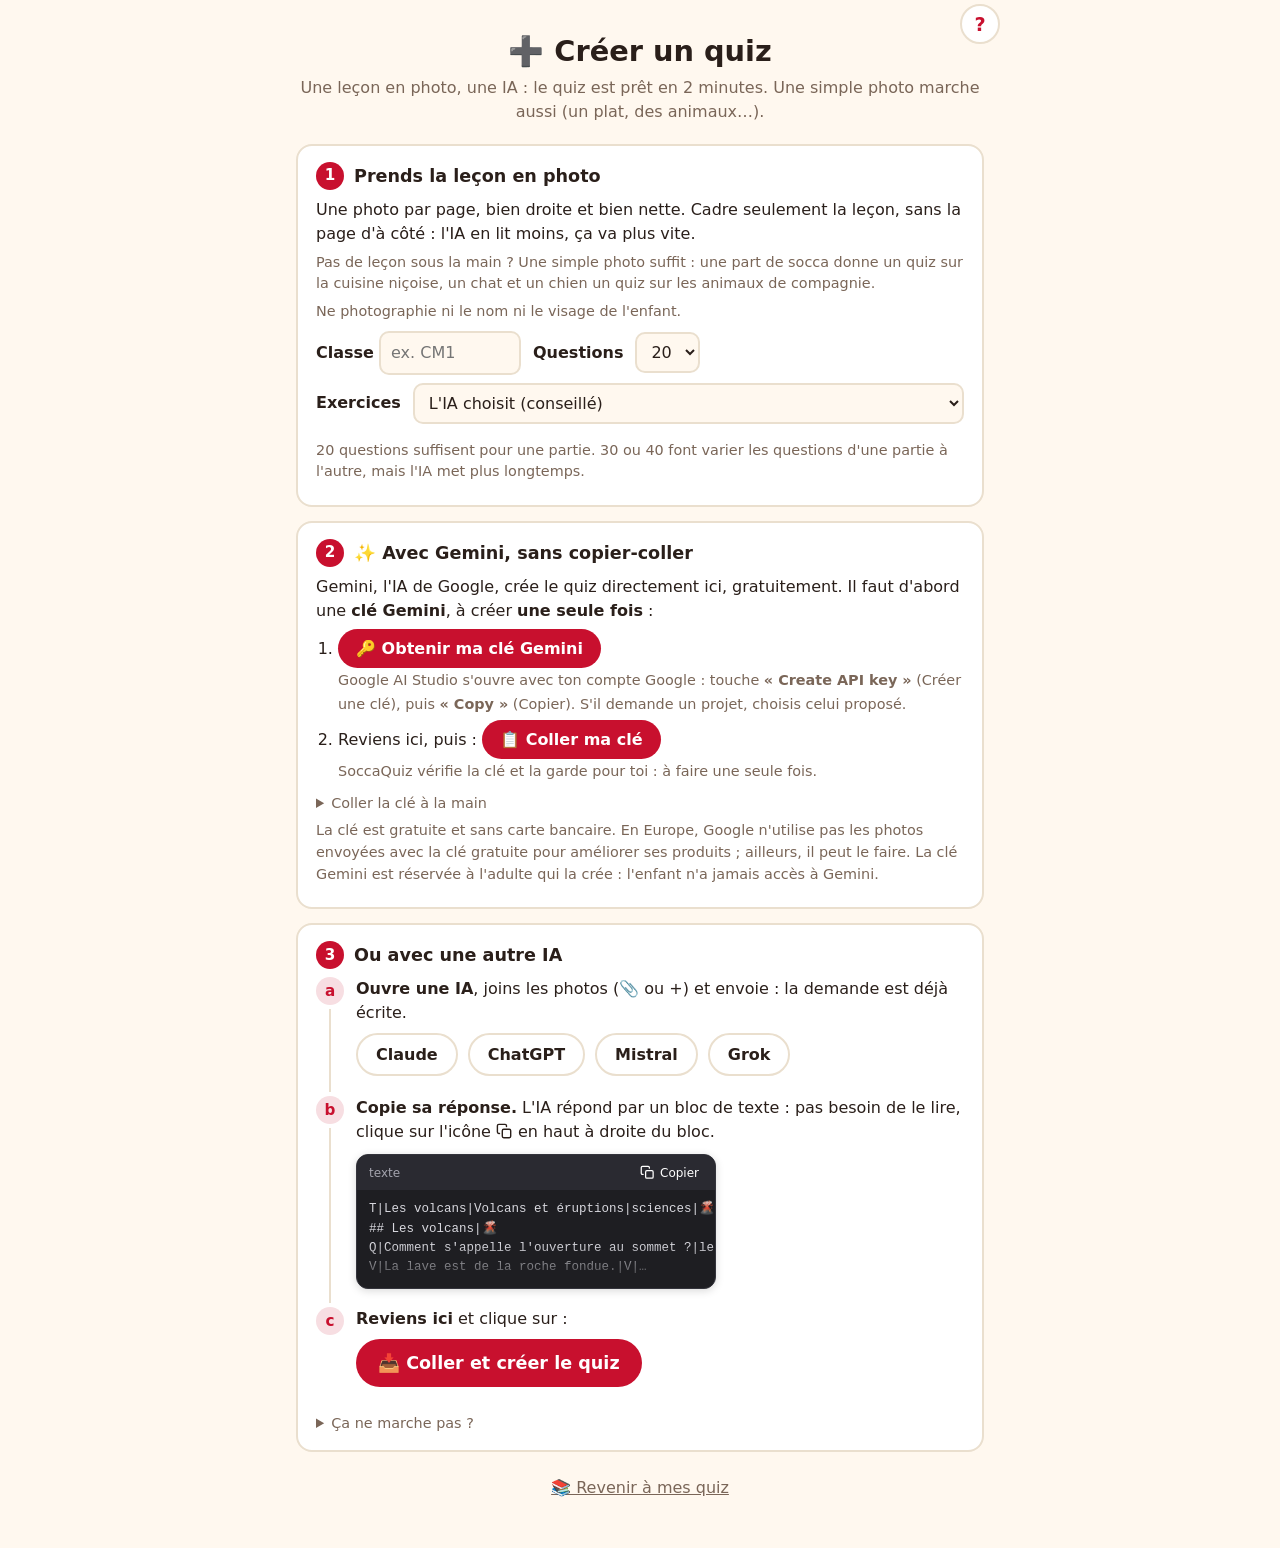
<file: src/page-ajouter.html>
<!DOCTYPE html>
<html lang="fr">
<head>
<meta charset="UTF-8">
<meta name="viewport" content="width=device-width, initial-scale=1.0">
<title>Créer un quiz</title>
<style>
:root{--bg:#fff8ef;--card:#fff;--ink:#2a1f1a;--soft:#7a6658;--line:#eadfce;--accent:#c8102e;--ok:#15803d;--ko:#b91c1c}
@media (prefers-color-scheme:dark){:root{--bg:#1a1412;--card:#241c18;--ink:#f8efe6;--soft:#c4b3a3;--line:#3a2e27}}
*{box-sizing:border-box}
body{margin:0;background:var(--bg);color:var(--ink);font:16px/1.5 system-ui,-apple-system,"Segoe UI",Roboto,sans-serif}
main{max-width:720px;margin:0 auto;padding:24px 16px 48px}
h1{font-size:1.8rem;margin:.2em 0 .1em;text-align:center}
.intro{text-align:center;color:var(--soft);margin:0 0 20px}
.etape{background:var(--card);border:2px solid var(--line);border-radius:16px;padding:16px 18px;margin:14px 0}
.etape h2{font-size:1.1rem;margin:0 0 8px;display:flex;gap:10px;align-items:center}
.num{display:inline-grid;place-items:center;width:28px;height:28px;border-radius:50%;background:var(--accent);color:#fff;font-size:.95rem;flex:none}
.etape p{margin:6px 0}
.petit{font-size:.9rem;color:var(--soft)}
.pour-qui{margin:10px 0 4px;display:flex;flex-wrap:wrap;gap:6px 14px;align-items:center}
.pour-qui label{display:inline-flex;align-items:center;gap:6px;cursor:pointer}
.pour-qui input{width:18px;height:18px;accent-color:var(--rouge,#c0392b)}
label{font-weight:600}
input[type=text],select{font:inherit;padding:8px 10px;border:2px solid var(--line);border-radius:10px;background:var(--bg);color:var(--ink)}
textarea{width:100%;font:13px/1.4 ui-monospace,Consolas,monospace;padding:10px;border:2px solid var(--line);border-radius:12px;background:var(--bg);color:var(--ink);resize:vertical}
.btn{display:inline-flex;align-items:center;gap:6px;font:600 1rem system-ui,sans-serif;border:none;border-radius:999px;padding:10px 18px;cursor:pointer;background:var(--accent);color:#fff;text-decoration:none}
.btn.leger{background:var(--card);color:var(--ink);border:2px solid var(--line)}
.btn:disabled{opacity:.6;cursor:wait}
.ias{display:flex;flex-wrap:wrap;gap:10px;margin-top:8px}
.ligne{display:flex;flex-wrap:wrap;gap:12px;align-items:center;margin:8px 0}
/* une liste déroulante ne dépasse jamais la largeur de l'écran (sa largeur suit sinon le choix le plus long) */
select{max-width:100%;min-width:0;text-overflow:ellipsis}
#exercices{flex:1 1 220px;width:100%}
details{margin-top:10px} summary{cursor:pointer;color:var(--soft);font-size:.9rem}
#resultat{margin-top:12px}
.ok{border-left:5px solid var(--ok);padding:10px 14px;background:color-mix(in srgb,var(--ok) 10%,var(--card));border-radius:10px}
.ko{border-left:5px solid var(--ko);padding:10px 14px;background:color-mix(in srgb,var(--ko) 10%,var(--card));border-radius:10px}
.retour{display:block;text-align:center;margin-top:24px;color:var(--soft)}
main{position:relative}.lien-aide{position:absolute;top:4px;right:0;display:grid;place-items:center;width:40px;height:40px;border-radius:50%;border:2px solid var(--line);background:var(--card);color:#c8102e;font:700 1.2rem system-ui,sans-serif;text-decoration:none}
.lien-aide:hover{border-color:#c8102e}.lien-aide:focus-visible{outline:3px solid #d4a017;outline-offset:2px}
.cache{display:none}
.vignettes{display:flex;flex-wrap:wrap;gap:6px;margin:8px 0}.vignettes img{width:64px;height:64px;object-fit:cover;border-radius:8px;border:2px solid var(--line)}
/* le champ reste atteignable au clavier, seul son bouton d'origine est caché */
input[type=file]{position:absolute;width:1px;height:1px;opacity:0;overflow:hidden;clip:rect(0 0 0 0)}
input[type=file]:focus-visible + .choix{outline:3px solid #e8a83a;outline-offset:2px}
input[type=file]:disabled + .choix{opacity:.6;cursor:wait}
.choix{display:inline-flex;align-items:center;gap:6px;font:600 1rem system-ui,sans-serif;border-radius:999px;padding:10px 18px;cursor:pointer;background:var(--card);color:var(--ink);border:2px solid var(--line)}
ol.pas{margin:6px 0;padding-left:22px}ol.pas li{margin:4px 0}
/* étape 3 : trois temps numérotés, un seul bouton principal */
ol.ia-pas{list-style:none;counter-reset:p;margin:8px 0 0;padding:0}
ol.ia-pas>li{counter-increment:p;position:relative;padding:0 0 14px 40px;margin:0}
ol.ia-pas>li::before{content:counter(p,lower-alpha);position:absolute;left:0;top:0;width:28px;height:28px;border-radius:50%;background:color-mix(in srgb,var(--accent) 14%,var(--card));color:var(--accent);font:700 .95rem system-ui,sans-serif;display:grid;place-items:center}
ol.ia-pas>li:not(:last-child)::after{content:"";position:absolute;left:13px;top:32px;bottom:4px;width:2px;background:var(--line)}
ol.ia-pas .ias{margin-top:8px}
.btn.grand{font-size:1.1rem;padding:14px 22px;margin-top:8px}
.btn[hidden]{display:none}
/* aperçu fidèle d'un bloc de réponse de Claude / ChatGPT / Mistral / Grok : en-tête sombre, icône « copier » (deux carrés) en haut à droite */
.bloc-ia{margin:10px 0 4px;max-width:360px;border-radius:12px;overflow:hidden;background:#1e1e22;border:1px solid #34343c;box-shadow:0 2px 8px rgba(0,0,0,.15)}
.bloc-tete{display:flex;justify-content:space-between;align-items:center;padding:6px 8px 6px 12px;background:#2a2a31;color:#a3a3ad;font:12px system-ui,sans-serif}
.bloc-copier{display:inline-flex;align-items:center;gap:5px;color:#fff;padding:4px 8px;border-radius:7px;animation:pouls-c 1.6s ease-in-out infinite}
.bloc-copier svg{width:15px;height:15px}
@keyframes pouls-c{50%{background:#ffffff1f;box-shadow:0 0 0 2px var(--accent)}}
.bloc-ia pre{margin:0;padding:10px 12px;color:#d8d8de;font:12.5px/1.55 ui-monospace,Menlo,Consolas,monospace;white-space:pre;overflow:hidden;-webkit-mask-image:linear-gradient(180deg,#000 55%,transparent)}
.ico-copie{display:inline-block;width:1.05em;height:1.05em;vertical-align:-.15em}
button.lien{background:none;border:none;padding:0;font:inherit;color:var(--accent);text-decoration:underline;cursor:pointer}
@media (prefers-reduced-motion:reduce){.bloc-copier{animation:none;box-shadow:0 0 0 2px var(--accent)}}
/* bouton « Jouer au quiz » qui brille après la création */
@keyframes brille{0%,100%{box-shadow:0 0 0 0 rgba(212,160,23,.0),0 2px 6px rgba(0,0,0,.15)}50%{box-shadow:0 0 0 6px rgba(212,160,23,.45),0 0 22px 6px rgba(212,160,23,.55)}}
a.btn.brille{animation:brille 1.6s ease-in-out infinite;position:relative;overflow:hidden}
a.btn.brille::after{content:"";position:absolute;top:0;left:-60%;width:40%;height:100%;background:linear-gradient(100deg,transparent,rgba(255,255,255,.55),transparent);animation:reflet 2.4s ease-in-out infinite;pointer-events:none}
@keyframes reflet{0%{left:-60%}60%,100%{left:130%}}
@media (prefers-reduced-motion:reduce){a.btn.brille,a.btn.brille::after{animation:none}a.btn.brille{box-shadow:0 0 0 4px rgba(212,160,23,.6)}}
.barre-retour{position:fixed;left:0;right:0;bottom:0;z-index:20;background:var(--card);border-top:2px solid var(--line);box-shadow:0 -6px 20px rgba(0,0,0,.12);padding:12px 16px calc(12px + env(safe-area-inset-bottom));text-align:center}
.barre-retour .btn{font-size:1.1rem;padding:14px 22px}
.barre-retour p{margin:6px 0 0}
  .maj { background: #eff6ff; border: 2px solid #bfdbfe; border-radius: 16px; padding: 12px 16px; margin: 14px 0; }
</style>
</head>
<body>
<main>
  <a class="lien-aide" href="https://soccaquiz.fr/aide.html#creer" target="_blank" rel="noopener" title="Aide" aria-label="Aide">?</a>
  <h1>➕ Créer un quiz</h1>
  <p class="intro">Une leçon en photo, une IA : le quiz est prêt en 2 minutes. Une simple photo marche aussi (un plat, des animaux…).</p>

  <section class="etape">
    <h2><span class="num">1</span> Prends la leçon en photo</h2>
    <p>Une photo par page, bien droite et bien nette. Cadre seulement la leçon, sans la page d'à côté : l'IA en lit moins, ça va plus vite.</p>
    <p class="petit">Pas de leçon sous la main ? Une simple photo suffit : une part de socca donne un quiz sur la cuisine niçoise, un chat et un chien un quiz sur les animaux de compagnie.</p>
    <p class="petit">Ne photographie ni le nom ni le visage de l'enfant.</p>
    <div class="ligne">
      <span id="classe-saisie"><label for="classe">Classe</label>
      <input type="text" id="classe" placeholder="ex. CM1" size="10"></span>
      <span id="classe-info" hidden></span>
      <label for="nb">Questions</label>
      <select id="nb"><option selected>20</option><option>30</option><option>40</option></select>
    </div>
    <div class="ligne">
      <label for="exercices">Exercices</label>
      <select id="exercices">
        <option value="" selected>L'IA choisit (conseillé)</option>
        <optgroup label="Langues">
          <option value="ecouter">Écouter et comprendre</option>
          <option value="dictee">Dictée : écouter puis écrire</option>
          <option value="prononcer">Prononcer (micro)</option>
          <option value="vocabulaire">Vocabulaire</option>
          <option value="grammaire">Grammaire et conjugaison</option>
        </optgroup>
        <optgroup label="Musique">
          <option value="sons">Sons : aigu, grave, long, court</option>
          <option value="notes">Notes entendues</option>
          <option value="melodie">Rejouer une mélodie</option>
          <option value="portee">Lire et placer des notes sur la portée</option>
          <option value="vocamus">Vocabulaire musical</option>
        </optgroup>
      </select>
    </div>
    <div id="pour-qui" class="pour-qui" hidden></div>
    <p class="petit">20 questions suffisent pour une partie. 30 ou 40 font varier les questions d'une partie à l'autre, mais l'IA met plus longtemps.</p>
  </section>

  <section class="etape" id="gemini">
    <h2><span class="num">2</span> ✨ Avec Gemini, sans copier-coller</h2>
    <div id="g-sans-cle" class="cache">
      <p>Gemini, l'IA de Google, crée le quiz directement ici, gratuitement. Il faut d'abord une <b>clé Gemini</b>, à créer <b>une seule fois</b> :</p>
      <ol class="pas">
        <li><a class="btn" href="https://aistudio.google.com/apikey" target="_blank" rel="noopener">🔑 Obtenir ma clé Gemini</a><br>
          <span class="petit">Google AI Studio s'ouvre avec ton compte Google : touche <b>« Create API key »</b> (Créer une clé), puis <b>« Copy »</b> (Copier). S'il demande un projet, choisis celui proposé.</span></li>
        <li>Reviens ici, puis : <button class="btn" id="g-coller" type="button">📋 Coller ma clé</button><br>
          <span class="petit">SoccaQuiz vérifie la clé et la garde pour toi : à faire une seule fois.</span></li>
      </ol>
      <details class="petit" id="g-manuel"><summary>Coller la clé à la main</summary>
        <input type="text" id="g-cle" placeholder="AQ.…" autocomplete="off" spellcheck="false" style="width:100%;margin:6px 0"><br>
        <button class="btn leger" id="g-enregistrer" type="button">Enregistrer la clé</button>
      </details>
      <p class="petit">La clé est gratuite et sans carte bancaire. En Europe, Google n'utilise pas les photos envoyées avec la clé gratuite pour améliorer ses produits ; ailleurs, il peut le faire. La clé Gemini est réservée à l'adulte qui la crée : l'enfant n'a jamais accès à Gemini.</p>
    </div>
    <div id="g-avec-cle" class="cache">
      <input type="file" id="g-photos" accept="image/*" multiple>
      <label class="choix" for="g-photos">📷 Choisir les photos</label>
      <p class="petit">Une leçon, ou une simple photo (un plat, des animaux…). Cadre sans le nom de ton enfant ni celui de l'école.</p>
      <div id="g-vignettes" class="vignettes"></div>
      <button class="btn" id="g-creer" type="button" disabled>✨ Créer le quiz avec Gemini</button>
      <p class="petit"><a href="#" id="g-changer">Changer de clé Gemini</a></p>
    </div>
    <div id="g-resultat" aria-live="polite"></div>
  </section>

  <section class="etape" id="autre-ia">
    <h2><span class="num">3</span> Ou avec une autre IA</h2>
    <ol class="ia-pas">
      <li id="partage" hidden><b>Choisis les photos, puis envoie-les à une IA</b> : elle reçoit les photos et la demande déjà écrite, en une fois.
        <div>
          <input type="file" id="p-photos" accept="image/*" multiple>
          <label class="choix" for="p-photos">📷 Choisir les photos</label>
          <div id="p-vignettes" class="vignettes"></div>
          <button class="btn" id="partager" type="button" disabled>📤 Envoyer à une IA</button>
          <p class="petit">Ton téléphone propose ses applis : choisis ChatGPT, Claude, Mistral, Grok ou Gemini (l'appli doit être installée).</p>
          <p class="petit"><b>ChatGPT</b> reçoit les photos et la demande : il n'y a plus qu'à envoyer. <b>Claude, Mistral et Grok</b> ne gardent que les photos : la demande est copiée, fais un appui long dans la case du message, puis « Coller », et envoie.</p>
          <p class="petit" id="partage-info" aria-live="polite"></p>
          <p class="petit">Ton IA est loin dans la liste ? Appui long sur son icône → « Épingler » (Android) ; sur iPhone : « Plus » → « Modifier ».</p>
        </div>
        <details class="petit" id="partage-autre"><summary>Ou ouvrir le site d'une IA et y joindre les photos</summary></details></li>
      <li id="ouvrir-ia"><b>Ouvre une IA</b>, joins les photos (📎 ou +) et envoie : la demande est déjà écrite.
        <div class="ias">
          <a class="btn leger ia" data-ia="https://claude.ai/new?q=" href="https://claude.ai/new" target="_blank" rel="noopener">Claude</a>
          <a class="btn leger ia" data-ia="https://chatgpt.com/?q=" href="https://chatgpt.com/" target="_blank" rel="noopener">ChatGPT</a>
          <a class="btn leger ia" data-ia="https://chat.mistral.ai/chat?q=" href="https://chat.mistral.ai/chat" target="_blank" rel="noopener">Mistral</a>
          <a class="btn leger ia" data-ia="https://grok.com/?q=" href="https://grok.com/" target="_blank" rel="noopener">Grok</a>
        </div>
        <p class="petit" id="copie-ok"></p></li>
      <li><b>Copie sa réponse.</b> L'IA répond par un bloc de texte : pas besoin de le lire, clique sur l'icône <span class="ico-copie" aria-hidden="true"><svg viewBox="0 0 24 24" fill="none" stroke="currentColor" stroke-width="2" stroke-linecap="round" stroke-linejoin="round"><rect x="9" y="9" width="12" height="12" rx="2"></rect><path d="M5 15H4a2 2 0 0 1-2-2V4a2 2 0 0 1 2-2h9a2 2 0 0 1 2 2v1"></path></svg></span> en haut à droite du bloc.
        <div class="bloc-ia" aria-hidden="true"><div class="bloc-tete"><span>texte</span><span class="bloc-copier"><svg viewBox="0 0 24 24" fill="none" stroke="currentColor" stroke-width="2" stroke-linecap="round" stroke-linejoin="round"><rect x="9" y="9" width="12" height="12" rx="2"></rect><path d="M5 15H4a2 2 0 0 1-2-2V4a2 2 0 0 1 2-2h9a2 2 0 0 1 2 2v1"></path></svg> Copier</span></div><pre>T|Les volcans|Volcans et éruptions|sciences|🌋|🔥
## Les volcans|🌋
Q|Comment s'appelle l'ouverture au sommet ?|le cratère|…
V|La lave est de la roche fondue.|V|…</pre></div></li>
      <li><b>Reviens ici</b> et clique sur :<br>
        <button class="btn grand" id="coller-creer" type="button">📥 Coller et créer le quiz</button></li>
    </ol>
    <div id="resultat" aria-live="polite"></div>
    <details id="secours">
      <summary>Ça ne marche pas ?</summary>
      <p class="petit">Colle la réponse de l'IA ici (appui long, puis « Coller »), puis clique sur « Créer le quiz ».</p>
      <textarea id="reponse" rows="6" placeholder="Colle ici la réponse de l'IA…"></textarea>
      <button class="btn leger" id="creer" type="button">✨ Créer le quiz</button>
      <p class="petit">L'IA te demande les consignes ? <button class="lien" id="copier" type="button">Copier les consignes</button>, puis colle-les dans l'IA.</p>
    </details>
  </section>
  <div class="barre-retour" id="barre-retour" hidden>
    <button class="btn" id="coller-retour" type="button">📥 Coller et créer le quiz</button>
    <p class="petit">L'IA n'a pas encore fini ? <a href="#" id="fermer-retour">Plus tard</a></p>
  </div>

  <div id="maj" class="maj" hidden></div>
  <a class="retour" id="retour" href="index.html">📚 Revenir à mes quiz</a>
</main>

<script>
(function () {
  const $ = id => document.getElementById(id);
  // lien direct depuis l'aide (…/parent/#ajouter/gemini ou #ajouter/autre-ia) : on amène l'écran à la bonne étape
  setTimeout(() => { const c = { gemini: 'gemini', 'autre-ia': 'autre-ia', ia: 'autre-ia' }[(window.__UQ || {}).cible || ''], el = c && $(c); if (el) try { el.scrollIntoView({ block: 'start', behavior: 'smooth' }); } catch (e) { el.scrollIntoView(); } }, 400);
  const U = window.__UQ || {};
  const h = s => String(s).replace(/&/g, '&amp;').replace(/</g, '&lt;').replace(/"/g, '&quot;');
  const RESEAU = 'Pas de connexion Internet ? Vérifie le réseau, puis réessaie.';
  // message d'échec de google.script.run (souvent en anglais) : une phrase simple, le détail entre parenthèses
  const echecGoogle = e => { const m = String((e && e.message) || e || ''); return /network|HTTP 0|connection|failed to fetch|timed? ?out/i.test(m) ? RESEAU : 'Le site n\'a pas répondu. Recharge la page, puis réessaie.' + (m ? ' (' + m.slice(0, 120) + ')' : ''); };

  // retour : l'espace parent ramène à la liste des quiz de l'espace parent
  if (U.espace === 'parent') {
    const r = $('retour');
    r.textContent = '🔒 Revenir à l\'espace parent';
    if (U.url) { r.href = U.url + '?page=tableau-de-bord#quiz'; r.target = '_top'; } else r.href = 'tableau-de-bord.html#quiz';
  }

  // consignes : une seule source, src/consignes.txt, insérée ici à la construction et publiée sur GitHub Pages
  const CONSIGNES = '__CONSIGNES__';
  const RELECTURE = '__RELECTURE__';      // src/relecture.txt : 2e passage de Gemini, qui corrige les questions hors sujet ou ambiguës
  const URL_CONSIGNES = 'https:\/\/leian.github.io/UNIVERSALQUIZ/consignes/__CONSIGNES_ID__.txt';
  // langues et musique : le parent peut orienter les exercices (une courte précision ajoutée à la demande ; ailleurs l'IA choisit seule)
  const EXERCICES = {
    ecouter: 'compréhension orale : dire= sur presque toutes les questions, Q « Que veut dire la phrase entendue ? » et S pour écrire ce qu\'on entend',
    dictee: 'dictée : surtout des S avec dire=, à écrire exactement comme entendu',
    prononcer: 'prononciation : jusqu\'à 6 P (phrase à dire), le reste en Q ou S avec dire=',
    vocabulaire: 'vocabulaire : A (mot = traduction), S et Q de traduction, dire= sur un tiers des questions',
    grammaire: 'grammaire et conjugaison : G, X, S et Q, dire= sur un tiers des questions',
    sons: 'musique, reconnaître des sons : surtout notes= avec / (sons à comparer : aigu ou grave, long ou court, fort ou doux)',
    notes: 'musique, notes entendues : notes= d\'une note ou d\'un intervalle, « Quelle note entends-tu ? »',
    melodie: 'musique, rejouer : surtout des K (courte mélodie à rejouer au clavier)',
    portee: 'musique, portée : surtout des L (placer la note) et des Q sur la portée',
    vocamus: 'musique, vocabulaire musical : Q, A et V sur les mots de la leçon'
  };
  const demande = () => {
    const classe = $('classe').value.trim() || (U.classe === 'adulte' ? 'adulte' : '');
    const pour = /^adultes?$/i.test(classe) ? ' pour un adulte' : classe ? ' pour un élève de ' + classe : '';
    const ex = EXERCICES[$('exercices').value] || '';
    return `Crée un quiz de révision de ${$('nb').value} questions${pour} à partir des photos jointes (une leçon, ou une simple photo pour un quiz de découverte)` + (ex ? ' (' + ex + ')' : '');
  };
  // ce que voit le parent dans l'IA : une seule phrase, les consignes sont lues sur la page
  const messageCourt = () => demande() + ', en suivant exactement les consignes de cette page : ' + URL_CONSIGNES +
    '\nSi aucune photo n\'est jointe, réponds seulement « 📷 Envoie-moi une photo de la leçon ou du sujet. » Si tu ne peux pas ouvrir la page, réponds seulement « 📋 Colle-moi les consignes. »';
  const messageComplet = () => demande() + '. Si aucune photo n\'est jointe, réponds seulement « 📷 Envoie-moi une photo de la leçon ou du sujet. »\n\n' + CONSIGNES;
  window.__consignes = { messageCourt, messageComplet };     // pour les tests

  const liensIA = Array.from(document.querySelectorAll('a.ia'));
  function majLiens() { const m = messageCourt(); liensIA.forEach(a => { a.href = a.dataset.ia + encodeURIComponent(m); }); }
  $('classe').addEventListener('input', majLiens);
  $('nb').addEventListener('change', majLiens);
  $('exercices').addEventListener('change', majLiens);
  // classe : celle des Réglages de l'espace parent (montée automatique chaque 1er septembre) ;
  // à taper ici seulement si elle n'y est pas renseignée (site installé à la main, ancien site)
  if (U.classe) {
    $('classe').value = U.classe === 'adulte' ? '' : U.classe;
    $('classe-saisie').hidden = true;
    const reglages = U.url ? U.url + '?page=tableau-de-bord#reglages' : 'tableau-de-bord.html#reglages';
    $('classe-info').innerHTML = 'Classe : <b>' + h(U.classe === 'adulte' ? 'adulte' : U.classe) + '</b> <a class="petit" href="' + h(reglages) + '" target="_top">changer</a>';
    $('classe-info').hidden = false;
  } else {
    let classeLocale = ''; try { classeLocale = localStorage.getItem('uq.classe') || ''; } catch (e) {}
    $('classe').value = classeLocale;
    $('classe').addEventListener('change', () => { try { localStorage.setItem('uq.classe', $('classe').value.trim()); } catch (e) {} });
  }
  majLiens();

  async function copier(texte) {
    try { await navigator.clipboard.writeText(texte); return true; } catch (e) {}
    const t = document.createElement('textarea');
    t.value = texte; t.style.position = 'fixed'; t.style.opacity = '0';
    document.body.appendChild(t); t.select();
    let ok = false; try { ok = document.execCommand('copy'); } catch (e) {}
    t.remove(); return ok;
  }
  $('copier').addEventListener('click', async () => {
    $('copie-ok').textContent = (await copier(messageComplet())) ? '✅ Consignes copiées : colle-les dans l\'IA.' : 'Copie impossible sur cet appareil.';
  });
  // si l'appli de l'IA ignore le message pré-écrit, il est aussi dans le presse-papiers
  liensIA.forEach(a => a.addEventListener('click', () => {
    majLiens();
    copier(messageCourt()).then(ok => { if (ok) $('copie-ok').textContent = '✅ Message copié aussi : si la case de l\'IA est vide, colle-le.'; });
  }));

  /* ---------- création du quiz à partir d'un texte (réponse d'une IA) ---------- */
  function creer(texte, res, bouton) {
    if (!String(texte || '').trim()) { res.innerHTML = '<div class="ko">Rien à coller : clique d\'abord sur « Copier » sous la réponse de l\'IA.</div>'; return Promise.resolve(); }
    // le presse-papiers contient encore notre demande (mise là au clic sur Claude, ChatGPT, Mistral ou Grok), pas la réponse de l'IA
    const t = String(texte).trim();
    if (t === messageCourt().trim() || t === messageComplet().trim() || /^Crée un quiz de révision/.test(t)) {
      res.innerHTML = '<div class="ko">C\'est encore la demande, pas la réponse de l\'IA : clique sur « Copier » sous sa réponse, puis reviens ici.</div>';
      return Promise.resolve();
    }
    if (!(window.google && google.script && google.script.run)) { res.innerHTML = '<div class="ko">Connexion à Google indisponible : recharge la page.</div>'; return Promise.resolve(); }
    if (bouton) bouton.disabled = true;
    res.innerHTML = '<p class="petit">Création du quiz…</p>';
    return new Promise(fini => google.script.run
      .withSuccessHandler(r => {
        if (bouton) bouton.disabled = false;
        if (!r || r.erreur) { res.innerHTML = '<div class="ko">😕 ' + h(r ? r.erreur : 'Erreur inconnue') + '</div>'; fini(r); return; }
        const url = (U.url || '') + '?page=' + encodeURIComponent(r.page);
        res.innerHTML = '<div class="ok"><p>🎉 Le quiz <b>' + h(r.titre) + '</b> est prêt' + (r.nb ? ' (' + r.nb + ' questions)' : '') + '.</p>' +
          (r.avertissements && r.avertissements.length ? '<p class="petit">' + r.avertissements.map(h).join('<br>') + '</p>' : '') +
          aVerifier(texte) +
          (r.aussi && r.aussi.length ? '<p>Ajouté aussi pour ' + r.aussi.map(h).join(', ') + '.</p>' : '') +
          '<p><a class="btn brille" href="' + h(url) + '" target="_top">▶ Jouer au quiz</a></p>' +
          '<p class="petit">Joue deux ou trois questions pour vérifier : l\'IA peut se tromper si une photo est floue.</p></div>';
        $('reponse').value = '';
        montrerJouer(res);
        fini(r);
      })
      .withFailureHandler(e => { if (bouton) bouton.disabled = false; res.innerHTML = '<div class="ko">😕 ' + h(echecGoogle(e)) + '</div>'; fini(null); })
      .apiAjouterQuiz(texte, aussiCoches()));
  }
  // questions encore douteuses après la création (repérées sans IA) : le parent sait lesquelles essayer ou corriger
  function aVerifier(texte) {
    const s = suspects(texte); if (!s.length) return '';
    const q = l => (l.split('|')[1] || l).replace(/\[[^\]]*\]/g, '___').trim();
    return '<details class="petit a-verifier"><summary>⚠️ ' + s.length + (s.length > 1 ? ' questions à vérifier' : ' question à vérifier') + '</summary><ul>' +
      s.slice(0, 15).map(x => '<li>« ' + h(q(x.ligne)) + ' » : ' + h(x.motifs.join(' ; ')) + '</li>').join('') +
      '</ul><p>Joue-les pour vérifier : une question fausse se signale avec le drapeau, puis se corrige depuis l\'espace parent.</p></details>';
  }
  // quiz créé : l'écran descend jusqu'au résultat et le bouton « Jouer » brille.
  // Clavier d'abord fermé, défilement ensuite (un défilement pendant la fermeture du clavier fige les touchers sur Android).
  function montrerJouer(res) {
    const a = document.activeElement; if (a && /^(TEXTAREA|INPUT)$/.test(a.tagName)) a.blur();
    setTimeout(() => {
      const b = res.querySelector('a.brille'); if (!b) return;
      try { b.scrollIntoView({ block: 'center', behavior: matchMedia('(prefers-reduced-motion: reduce)').matches ? 'auto' : 'smooth' }); } catch (e) { b.scrollIntoView(); }
      try { b.focus({ preventScroll: true }); } catch (e) {}
    }, 450);
  }
  // famille : le même quiz peut être ajouté aux autres enfants (frères et sœurs de la même classe…)
  const autres = ((window.__UQ && window.__UQ.famille) || []).filter(x => !x.ici);
  if (autres.length) {
    $('pour-qui').innerHTML = '<b>Ajouter aussi pour :</b>' + autres.map((x, i) =>
      '<label><input type="checkbox" data-parent="' + h(x.parent) + '"> ' + h(x.prenom || 'Sans prénom') + (x.classe ? ' <span class="petit">(' + h(x.classe) + ')</span>' : '') + '</label>').join('');
    $('pour-qui').hidden = false;
  }
  function aussiCoches() { return [...document.querySelectorAll('#pour-qui input:checked')].map(c => c.getAttribute('data-parent')); }
  // retour depuis l'IA : grand bouton en bas de l'écran, sans avoir à chercher l'étape 3
  let partiIA = false;
  liensIA.forEach(a => a.addEventListener('click', () => { partiIA = true; }));
  // un seul bouton « Coller et créer » à l'écran : celui de la barre du bas au retour de l'IA, sinon celui de l'étape 3
  const barre = vu => { $('barre-retour').hidden = !vu; $('coller-creer').hidden = vu; };
  const montrerRetour = () => { if (partiIA && document.visibilityState === 'visible') barre(true); };
  document.addEventListener('visibilitychange', montrerRetour);
  window.addEventListener('focus', montrerRetour);
  $('fermer-retour').addEventListener('click', e => { e.preventDefault(); partiIA = false; barre(false); });
  $('coller-retour').addEventListener('click', () => { partiIA = false; barre(false); $('coller-creer').scrollIntoView({ block: 'center' }); $('coller-creer').click(); });

  $('coller-creer').addEventListener('click', async () => {
    let texte = '';
    try { texte = await navigator.clipboard.readText(); } catch (e) {}
    if (!texte.trim()) {
      $('secours').open = true; $('reponse').focus();
      $('resultat').innerHTML = '<p class="petit">Ce navigateur ne me laisse pas lire le presse-papiers : colle la réponse dans le cadre juste en dessous (appui long, puis « Coller »), puis clique sur « Créer le quiz ».</p>';
      return;
    }
    creerColle(texte, $('resultat'), $('coller-creer'));
  });
  $('creer').addEventListener('click', () => creerColle($('reponse').value, $('resultat'), $('creer')));
  // quiz collé (Claude, ChatGPT, Mistral, Grok) : avec une clé Gemini, les seules lignes douteuses sont revues
  // (sans photos ni consignes, quota gratuit) ; sans clé, elles sont signalées au parent après la création
  async function creerColle(texte, res, bouton) {
    let t = String(texte || '');
    if (cle && t.trim() && nbQuestions(t) >= 3 && suspects(t).length) {
      if (bouton) bouton.disabled = true;
      try { t = await relire(t, n => { res.innerHTML = '<p class="petit" role="status">🔎 Gemini revoit ' + n + (n > 1 ? ' questions douteuses' : ' question douteuse') + '… (quelques secondes)</p>'; }); } catch (e) {}
      if (bouton) bouton.disabled = false;
    }
    return creer(t, res, bouton);
  }

  /* ---------- Gemini : les photos partent du navigateur vers Google, la clé est gardée par le site ---------- */
  const API_GEMINI = 'https:\/\/generativelanguage.googleapis.com/v1beta/models/';
  const MODELES = ['gemini-flash-latest', 'gemini-flash-lite-latest'];
  let cle = U.gemini || '', photos = [];
  function etatGemini() {
    $('g-sans-cle').classList.toggle('cache', !!cle);
    $('g-avec-cle').classList.toggle('cache', !cle);
  }
  etatGemini();

  $('g-enregistrer').addEventListener('click', async () => {
    const c = $('g-cle').value.trim(), res = $('g-resultat');
    if (!/^(AIza|AQ\.)[\w.\-]{25,200}$/.test(c)) { res.innerHTML = '<div class="ko">Ce n\'est pas une clé Gemini : elle commence par AQ. ou AIza et fait plusieurs dizaines de caractères. Copie-la en entier.</div>'; return; }
    $('g-enregistrer').disabled = true; res.innerHTML = '<p class="petit">Vérification de la clé…</p>';
    try {
      const r = await appelJson(API_GEMINI.slice(0, -1) + '?pageSize=1', { headers: { 'x-goog-api-key': c } }, 30000);
      if (!r.ok) throw new Error(messageErreur(r));
      google.script.run
        .withSuccessHandler(r => { $('g-enregistrer').disabled = false; if (r && r.erreur) { res.innerHTML = '<div class="ko">😕 ' + h(r.erreur) + '</div>'; return; } cle = c; $('g-cle').value = ''; etatGemini(); res.innerHTML = '<div class="ok">✅ Clé enregistrée. Choisis maintenant les photos.</div>'; })
        .withFailureHandler(e => { $('g-enregistrer').disabled = false; res.innerHTML = '<div class="ko">😕 ' + h(echecGoogle(e)) + '</div>'; })
        .apiGeminiCle({ cle: c });
    } catch (e) {
      $('g-enregistrer').disabled = false;
      res.innerHTML = '<div class="ko">😕 ' + h(e.message) + '</div>';
    }
  });
  // « Coller ma clé » : lit le presse-papiers (le téléphone demande l'autorisation une fois), puis vérifie et enregistre
  $('g-coller').addEventListener('click', async () => {
    let t = '';
    try { t = (await navigator.clipboard.readText() || '').trim(); } catch (e) {}
    const m = t.match(/(AIza|AQ\.)[\w.\-]{25,200}/);
    if (!m) {
      $('g-manuel').open = true; $('g-cle').focus();
      $('g-resultat').innerHTML = '<div class="ko">' + (t ? 'Le presse-papiers ne contient pas de clé Gemini : dans AI Studio, touche « Copy » à côté de la clé, puis reviens.' : 'Ton navigateur n\'a pas laissé lire le presse-papiers : colle la clé dans le champ ci-dessous (appui long → Coller).') + '</div>';
      return;
    }
    $('g-cle').value = m[0];
    $('g-enregistrer').click();
  });
  /* ---------- autres IA : photos + demande envoyées ensemble par le menu Partager du téléphone ----------
     Un lien vers l'IA ne transporte que du texte ; le partage (Web Share) envoie aussi les photos à l'appli choisie.
     Sans partage de fichiers (ordinateur, navigateur intégré à une appli) : les liens vers les sites des IA, comme avant. */
  let fichiersPartage = [];
  const peutPartager = (() => { try { return !!(navigator.share && navigator.canShare && navigator.canShare({ files: [new File(['x'], 'p.jpg', { type: 'image/jpeg' })] })); } catch (e) { return false; } })();
  if (peutPartager) {
    $('partage').hidden = false;
    // les liens vers les sites des IA restent, repliés sous le partage
    const li = $('ouvrir-ia'); li.hidden = true;
    const d = $('partage-autre'); d.appendChild(li.querySelector('.ias')); d.appendChild($('copie-ok'));
  }
  $('p-photos').addEventListener('change', async ev => {
    const input = ev.target, tous = Array.from(input.files || []), fichiers = tous.slice(0, MAX_PHOTOS), info = $('partage-info');
    fichiersPartage = []; $('p-vignettes').innerHTML = ''; $('partager').disabled = true; input.disabled = true;
    const ecartees = [];
    for (let i = 0; i < fichiers.length; i++) {
      info.textContent = 'Préparation des photos ' + (i + 1) + '/' + fichiers.length + '…';
      try {
        const p = await reduire(fichiers[i]);
        const blob = await (await fetch(p)).blob();
        fichiersPartage.push(new File([blob], 'lecon-' + (fichiersPartage.length + 1) + '.jpg', { type: 'image/jpeg' }));
        $('p-vignettes').insertAdjacentHTML('beforeend', '<img alt="Photo ' + fichiersPartage.length + '" src="' + p + '">');
      } catch (e) { ecartees.push(fichiers[i]); }
    }
    input.value = ''; input.disabled = false;
    const m = [];
    if (tous.length > MAX_PHOTOS) m.push('Seules les ' + MAX_PHOTOS + ' premières photos sont gardées.');
    if (ecartees.length) m.push((ecartees.length > 1 ? 'Photos écartées, illisibles par ce navigateur : ' : 'Photo écartée, illisible par ce navigateur : ') + ecartees.map(f => f.name).join(', ') + '.');
    info.textContent = m.join(' ');
    $('partager').disabled = !fichiersPartage.length;
  });
  $('partager').addEventListener('click', async () => {
    const info = $('partage-info'), texte = messageCourt();
    if (!fichiersPartage.length) return;
    let image = null; try { image = await imageDemande(texte); } catch (e) {}
    const data = { files: image ? [image].concat(fichiersPartage) : fichiersPartage, text: texte };
    copier(texte);                             // au cas où l'appli de l'IA ne garde que les photos
    partiIA = true;
    try {
      if (navigator.canShare && !navigator.canShare(data)) throw Object.assign(new Error('refus'), { name: 'NotAllowedError' });
      await navigator.share(data);
      info.textContent = '✅ Photos envoyées. Case du message vide (Claude, Mistral, Grok) ? Envoie quand même : la demande est écrite sur la 1re image (ou appui long, « Coller »). Quand l\'IA a répondu, copie sa réponse et reviens ici.';
    } catch (e) {
      if (e && e.name === 'AbortError') { partiIA = false; info.textContent = ''; return; }
      partiIA = false;
      info.textContent = 'Ce navigateur n\'a pas pu envoyer les photos. Ouvre plutôt le site d\'une IA ci-dessous et joins-y les photos.';
      $('partage-autre').open = true;
    }
  });

  // image « demande » jointe en tête des photos : Claude, Grok et Mistral perdent le texte du menu Partager,
  // mais lisent toujours une image. Texte noir sur blanc, gros caractères, coupé en lignes.
  function imageDemande(texte) {
    const L = 1000, M = 40, T = 30, H = T * 1.35, c = document.createElement('canvas'), x = c.getContext('2d');
    x.font = T + 'px sans-serif';
    const lignes = [];
    ('DEMANDE (à suivre) :\n' + texte).split('\n').forEach(par => {
      let l = '';
      // mots trop longs (l'adresse des consignes) coupés en morceaux de 30 caractères
      par.split(/(\s+)/).filter(Boolean).forEach(w => (w.match(/.{1,30}/g) || []).forEach(m => {
        if (l && x.measureText(l + m).width > L - 2 * M) { lignes.push(l.trimEnd()); l = m.trimStart(); } else l += m;
      }));
      lignes.push(l);
    });
    c.width = L; c.height = Math.round(2 * M + lignes.length * H);
    x.fillStyle = '#fff'; x.fillRect(0, 0, c.width, c.height);
    x.fillStyle = '#000'; x.font = T + 'px sans-serif'; x.textBaseline = 'top';
    lignes.forEach((l, i) => x.fillText(l, M, M + i * H));
    return new Promise((ok, ko) => c.toBlob(b => { c.width = c.height = 0; b ? ok(new File([b], 'demande.jpg', { type: 'image/jpeg' })) : ko(new Error('image')); }, 'image/jpeg', 0.9));
  }
  $('g-changer').addEventListener('click', ev => { ev.preventDefault(); cle = ''; etatGemini(); $('g-resultat').innerHTML = ''; });

  // photos réduites dans le navigateur (1600 px, JPEG) : envoi plus rapide, rien n'est gardé.
  // Une photo à la fois (8 photos de 12 Mpx décodées ensemble font planter Safari sur un vieil iPhone).
  const MAX_PHOTOS = 8;
  let creation = false;                       // une création avec Gemini est en cours : photos figées
  function versJpeg(source, l, ht) {
    const k = Math.min(1, 1600 / Math.max(l, ht));
    const c = document.createElement('canvas');
    c.width = Math.max(1, Math.round(l * k)); c.height = Math.max(1, Math.round(ht * k));
    const ctx = c.getContext('2d'); ctx.imageSmoothingQuality = 'high';
    ctx.drawImage(source, 0, 0, c.width, c.height);
    const url = c.toDataURL('image/jpeg', 0.85);
    c.width = c.height = 0;                   // libère la mémoire du canvas tout de suite
    return url;
  }
  function parImage(fichier) {
    return new Promise((ok, ko) => {
      const img = new Image(), url = URL.createObjectURL(fichier);
      img.onload = () => { try { ok(versJpeg(img, img.naturalWidth, img.naturalHeight)); } catch (e) { ko(e); } URL.revokeObjectURL(url); img.src = ''; };
      img.onerror = () => { URL.revokeObjectURL(url); ko(new Error('illisible')); };
      img.src = url;
    });
  }
  async function reduire(fichier) {
    if (window.createImageBitmap) {
      let b = null;
      try { b = await createImageBitmap(fichier); } catch (e) {}      // échec (HEIC dans Safari…) : on retente avec <img>
      if (b) { try { return versJpeg(b, b.width, b.height); } finally { if (b.close) b.close(); } }
    }
    return parImage(fichier);
  }
  const estHeic = f => /\.hei[cf]$/i.test(f.name || '') || /image\/hei[cf]/i.test(f.type || '');
  function choixPhotos(actif) { $('g-photos').disabled = !actif; }
  $('g-photos').addEventListener('change', async ev => {
    if (creation) return;
    const res = $('g-resultat'), b = $('g-creer'), input = ev.target;
    const tous = Array.from(input.files || []), fichiers = tous.slice(0, MAX_PHOTOS);
    photos = []; $('g-vignettes').innerHTML = ''; b.disabled = true; choixPhotos(false);
    // chaque photo est traitée à part : une photo illisible n'empêche pas de garder les autres
    const ecartees = [];
    for (let i = 0; i < fichiers.length; i++) {
      res.innerHTML = '<p class="petit" role="status">Préparation des photos ' + (i + 1) + '/' + fichiers.length + '…</p>';
      try {
        const p = await reduire(fichiers[i]);
        photos.push(p);
        $('g-vignettes').insertAdjacentHTML('beforeend', '<img alt="Photo ' + photos.length + '" src="' + p + '">');
      } catch (e) { ecartees.push(fichiers[i]); }
    }
    input.value = ''; choixPhotos(true);
    const m = [];
    if (tous.length > MAX_PHOTOS) m.push('Seules les ' + MAX_PHOTOS + ' premières photos sont gardées.');
    if (ecartees.length) {
      m.push((ecartees.length > 1 ? 'Photos écartées, illisibles par ce navigateur : ' : 'Photo écartée, illisible par ce navigateur : ') + ecartees.map(f => f.name).join(', ') + '.');
      if (ecartees.some(estHeic)) m.push('Format HEIC non lu par ce navigateur : choisis la photo depuis l\'iPhone, ou règle Réglages › Appareil photo › Formats › « Le plus compatible ».');
    }
    res.innerHTML = !tous.length ? '<p class="petit">Aucune photo choisie.</p>'
      : m.length ? '<div class="' + (photos.length ? 'petit' : 'ko') + '">' + m.map(h).join('<br>') + '</div>' : '';
    b.disabled = !photos.length;
  });

  // appel à Google avec une limite de temps (90 s pour Gemini) : sans réponse, on abandonne et on le dit
  const TROP_LONG = 'Gemini met trop de temps à répondre. Réessaie, ou utilise une autre IA ci-dessous.';
  async function appelJson(url, opts, delai) {
    const ctrl = window.AbortController ? new AbortController() : null;
    const minuteur = ctrl ? setTimeout(() => ctrl.abort(), delai) : 0;
    try {
      const r = await fetch(url, ctrl ? Object.assign({}, opts, { signal: ctrl.signal }) : opts);
      let d = null; try { d = await r.json(); } catch (e) { if (e && e.name === 'AbortError') throw e; }
      return { ok: r.ok, status: r.status, d: d };
    } catch (e) {
      throw new Error(e && e.name === 'AbortError' ? TROP_LONG : RESEAU);
    } finally { clearTimeout(minuteur); }
  }
  function messageErreur(r) {
    const d = r.d || {}, m = (d.error && ((d.error.status || '') + ' ' + (d.error.message || ''))) || '';
    if (r.status === 401 || /API_KEY_INVALID|API key not valid|API_KEY|UNAUTHENTICATED/i.test(m)) return 'Google refuse cette clé Gemini. Vérifie que tu l\'as copiée en entier, ou crée-en une nouvelle (« Changer de clé Gemini »).';
    if (r.status === 429) return 'Le quota gratuit de Gemini est atteint pour le moment. Réessaie dans une minute (ou demain), ou utilise une autre IA ci-dessous.';
    if (/location is not supported/i.test(m)) return 'Gemini n\'est pas disponible depuis ce pays.';
    if (r.status === 403 || /PERMISSION_DENIED|SERVICE_DISABLED/i.test(m)) return 'Cette clé est limitée ou l\'API Gemini n\'est pas activée : crée une nouvelle clé dans Google AI Studio (« Changer de clé Gemini »).';
    if (r.status >= 500) return 'Gemini est surchargé en ce moment. Réessaie dans un instant, ou utilise une autre IA ci-dessous.';
    return 'Gemini a répondu une erreur (code ' + r.status + '). Réessaie dans un instant, ou utilise une autre IA ci-dessous.';
  }
  // un appel à Gemini : consignes en instruction système, demande + photos (copie figée du lot) dans le message
  async function appelGemini(lot, modeles, systeme, texte) {
    const corps = JSON.stringify({
      system_instruction: { parts: [{ text: systeme }] },
      contents: [{ role: 'user', parts: [{ text: texte }].concat(lot.map(p => ({ inline_data: { mime_type: 'image/jpeg', data: p.split(',')[1] } }))) }]
    });
    let derniere = '';
    for (const m of modeles) {
      // délai dépassé ou réseau coupé : appelJson lève une erreur claire, on ne tente pas l'autre modèle
      const r = await appelJson(API_GEMINI + m + ':generateContent', { method: 'POST', headers: { 'Content-Type': 'application/json', 'x-goog-api-key': cle }, body: corps }, 90000);
      if (r.ok) {
        const d = r.d || {};
        const c = d.candidates && d.candidates[0];
        const t = c && c.content && (c.content.parts || []).filter(p => !p.thought).map(p => p.text || '').join('');
        if (t) return t;
        derniere = 'Gemini n\'a rien répondu' + (d.promptFeedback && d.promptFeedback.blockReason ? ' (contenu bloqué)' : '') + '. Réessaie avec d\'autres photos.';
        continue;
      }
      derniere = messageErreur(r);
      if (r.status !== 404 && r.status !== 429 && r.status < 500) break;   // 404 : modèle retiré, 429 : quota du modèle atteint, 5xx : surchargé → on essaie le suivant
    }
    throw new Error(derniere || 'Gemini ne répond pas. Réessaie dans un instant.');
  }
  const nbQuestions = t => (String(t).match(/^\s*[QVSGOACXNPKLZEDR]\s*\|/gim) || []).length;

  /* lignes douteuses, repérées sans IA : seules celles-ci partent en relecture (sans les photos ni les consignes).
     Un faux signalement coûte peu (Gemini recopie la ligne) ; aucun signalement = aucune relecture. */
  function suspects(quiz) {
    const sans = s => String(s || '').toLowerCase().replace(/œ/g, 'oe').replace(/æ/g, 'ae').normalize('NFD').replace(/[̀-ͯ]/g, '');
    const VIDES = new Set('avec dans pour quel quelle quels quelles comment combien laquelle lequel elles cette celui celle entre faire autre autres chaque sont etait aussi apres avant'.split(' '));
    const mots = s => sans(s).split(/[^a-z0-9]+/).filter(m => m.length >= 5 && !VIDES.has(m));
    // même mot au pluriel ou au féminin près (niçoise / niçoises)
    const pareil = (a, b) => { let i = 0; while (i < a.length && a[i] === b[i]) i++; return i >= 5 && i >= Math.min(a.length, b.length) - 2; };
    const commun = (a, b) => { const B = mots(b); return mots(a).some(m => B.some(x => pareil(m, x))); };
    const dist = (a, b) => { const d = Array.from({ length: b.length + 1 }, (_, i) => i); for (let i = 1; i <= a.length; i++) { let p = d[0]; d[0] = i; for (let j = 1; j <= b.length; j++) { const t = d[j]; d[j] = Math.min(d[j] + 1, d[j - 1] + 1, p + (a[i - 1] === b[j - 1] ? 0 : 1)); p = t; } } return d[b.length]; };
    const ressemble = (a, b) => { const B = sans(b).split(/[^a-z]+/).filter(m => m.length >= 4); return sans(a).split(/[^a-z]+/).filter(m => m.length >= 4).some(m => B.some(x => dist(m, x) <= Math.max(1, Math.floor(Math.max(m.length, x.length) * 0.34)))); };
    const lignes = String(quiz).split(/\r?\n/);
    const titre = ((lignes.find(l => /^\s*T\s*\|/i.test(l)) || '').split('|')[1]) || '';
    const vues = {}, enonces = {}, res = [];
    lignes.forEach((brute, i) => {
      const m = brute.trim().match(/^([QVSGA])\s*\|(.*)$/i); if (!m) return;
      const t = m[1].toUpperCase(), ch = m[2].split('|').map(s => s.trim()).filter(c => !/^(dire|notes|portee|portée|indice|langue|img|fig|sch|g|r)\s*=/i.test(c));
      const q = t === 'G' ? (ch[0] || '').replace(/\[[^\]]*\]/g, '___') : ch[0] || '';
      const rep = t === 'Q' ? ch[1] : t === 'S' ? String(ch[1] || '').split(';')[0] : t === 'G' ? ((ch[0] || '').match(/\[[^\]]*\]/g) || []).map(x => x.slice(1, -1).split(';')[0]).join(' ') : '';
      const motifs = [];
      if (/mentionn|figure parmi|d'apr[eè]s (le|la|les) (texte|document|le[cç]on)|dans (le|la|l') ?(bilan|le[cç]on|document|texte|exp[ée]rience)|l'exemple donn|sur le document|comme dans la le[cç]on/i.test(q)) motifs.push('renvoie au document');
      if (t === 'V' && /^(il existe|il y a (une?|des) )/i.test(q)) motifs.push('demande seulement si une chose existe');
      if (rep) {
        // mots donnés entre parenthèses ou guillemets (infinitif, singulier…) : la base à transformer, pas la réponse
        if (commun(rep, q.replace(/\([^)]*\)|«[^»]*»|"[^"]*"/g, ' '))) motifs.push('la réponse se lit dans la question');
        else if (commun(rep, titre)) motifs.push('la réponse se lit dans le titre');
        if (/signifi|veut dire|tradui|se dit|dit-on|correspond|en fran[cç]ais/i.test(q) && ressemble(rep, q)) motifs.push('traduction qui se devine à la ressemblance des mots');
        const k = sans(rep).replace(/^(le|la|les|un|une|des|l')\s*/, '').trim();
        if (k.length >= 3) { if (vues[k]) motifs.push('même réponse qu\'une autre question'); else vues[k] = 1; }
      }
      if (t === 'Q') {
        const reste = ch.slice(1); if (reste.length >= 4) reste.pop();     // dernier champ = explication
        const bonne = reste[0] || '', autres = reste.slice(1);
        const vu = new Set(), dbl = reste.slice(0, 1 + autres.length).some(x => { const k = sans(x).replace(/[^a-z0-9]+/g, ''); if (vu.has(k)) return true; vu.add(k); return false; });
        if (dbl) motifs.push('deux propositions identiques');
        if (autres.length && bonne.length >= 20 && bonne.length > 1.8 * Math.max(...autres.map(x => x.length))) motifs.push('la bonne réponse est bien plus longue que les autres');
      }
      if (t === 'A' && ch.slice(1).some(p => { const x = p.split('='); return x.length === 2 && ressemble(x[0], x[1]); })) motifs.push('paires qui se devinent à la ressemblance des mots');
      const e = sans(q).replace(/[^a-z0-9]+/g, '');
      if (e.length >= 12) { if (enonces[e]) motifs.push('même question qu\'une autre'); else enonces[e] = 1; }
      if (motifs.length) res.push({ i, ligne: brute.trim(), motifs });
    });
    return res;
  }
  window.__suspects = suspects;              // pour les tests

  // 1. création ; 2. relecture ciblée par Flash-Lite (autre quota gratuit) des seules lignes douteuses,
  // sans photos ni consignes. Si elle échoue ou répond mal, on garde le premier quiz.
  async function demanderGemini(lot, texte, etape) {
    return relire(await appelGemini(lot, MODELES, CONSIGNES, texte), etape);
  }
  // relecture seule : sert aussi aux quiz collés depuis Claude, ChatGPT, Mistral ou Grok quand la famille a une clé Gemini
  async function relire(quiz, etape) {
    if (nbQuestions(quiz) < 3) return quiz;
    const s = suspects(quiz).slice(0, 15);
    if (!s.length) return quiz;
    etape && etape(s.length);
    try {
      const relu = await appelGemini([], MODELES.slice().reverse(), RELECTURE,
        'Quiz complet :\n' + quiz + '\n\nLignes à revoir :\n' + s.map(x => '[' + x.i + '] ' + x.ligne + '\n    défaut repéré : ' + x.motifs.join(' ; ')).join('\n'));
      const lignes = quiz.split(/\r?\n/), permises = new Set(s.map(x => x.i));
      String(relu).split(/\r?\n/).forEach(l => {
        const m = l.trim().match(/^\[(\d+)\]\s*(.+)$/);
        if (!m || !permises.has(+m[1])) return;
        const nouvelle = m[2].trim(), avant = lignes[+m[1]].trim();
        // même sorte de ligne qu'avant (une question reste une question), au bon format
        if (/^[QVSGOACXN]\s*\|/i.test(nouvelle) && /^[QVSGOACXN]\s*\|/i.test(avant)) lignes[+m[1]] = nouvelle;
      });
      return lignes.join('\n');
    } catch (e) {}
    return quiz;
  }
  $('g-creer').addEventListener('click', async () => {
    if (creation || !photos.length) return;
    const res = $('g-resultat'), b = $('g-creer'), lot = photos.slice();
    creation = true; b.disabled = true; choixPhotos(false);
    res.innerHTML = '<p class="petit" role="status">⏳ Gemini lit les photos et prépare le quiz… (de 20 secondes à 1 minute, ne ferme pas la page)</p>';
    try {
      const texte = await demanderGemini(lot, demande() + '.', n => { res.innerHTML = '<p class="petit" role="status">🔎 Gemini revoit ' + n + (n > 1 ? ' questions douteuses' : ' question douteuse') + '… (encore quelques secondes)</p>'; });
      const r = await creer(texte, res, null);
      if (r && r.erreur) res.innerHTML += '<p class="petit">Réponse de Gemini : « ' + h(texte.slice(0, 300)) + (texte.length > 300 ? '…' : '') + ' »</p>';
      else if (r) {                            // quiz créé : on vide les photos, pour ne pas créer deux fois le même quiz
        photos = []; $('g-vignettes').innerHTML = '';
        res.insertAdjacentHTML('beforeend', '<p class="petit">Pour un autre quiz, choisis de nouvelles photos.</p>');
      }
    } catch (e) {
      res.innerHTML = '<div class="ko">😕 ' + h(e.message) + '</div>';
    }
    creation = false; choixPhotos(true);
    b.disabled = !photos.length;
  });

  // une nouvelle version du moteur est-elle publiée ? (dernière Release GitHub, même source que l'installateur)
  (async function () {
    if (!U.installateur || !U.version) return;
    const vnum = v => String(v || '').replace(/^v/i, '').split('.').map(n => parseInt(n, 10) || 0), plusRecente = (a, b) => { const x = vnum(a), y = vnum(b); for (let i = 0; i < Math.max(x.length, y.length); i++) { if ((x[i] || 0) !== (y[i] || 0)) return (x[i] || 0) > (y[i] || 0); } return false; };
    let derniere = '';
    try { const m = JSON.parse(localStorage.getItem('uq.maj') || 'null'); if (m && Date.now() - m.t < 6e5 && !plusRecente(U.version, m.v)) derniere = m.v; } catch (e) {}   // 10 min, comme l'installateur
    if (!derniere) {
      try {
        const r = await fetch('https:\/\/api.github.com/repos/leian/UNIVERSALQUIZ/releases/latest');
        if (!r.ok) return;
        derniere = (await r.json()).tag_name || '';
        try { localStorage.setItem('uq.maj', JSON.stringify({ t: Date.now(), v: derniere })); } catch (e) {}
      } catch (e) { return; }
    }
    if (!derniere || !plusRecente(derniere, U.version)) return;
    $('maj').hidden = false;
    $('maj').innerHTML = '🔄 Une nouvelle version de SoccaQuiz est disponible (' + h(derniere) + ').<br><a class="btn leger" href="' + h(U.installateur + (String(U.installateur).indexOf('?') < 0 ? '?' : '&') + 'd=' + encodeURIComponent(derniere)) + '" target="_blank" rel="noopener">Mettre à jour mon site depuis l\'installateur</a>';
  })();
})();
</script>
</body>
</html>
</file>
<file: docs/style.css>
body{margin:0;background:#fff8ef;color:#2b2350;font:17px/1.6 system-ui,-apple-system,"Segoe UI",Roboto,sans-serif}
main{max-width:720px;margin:0 auto;padding:32px 18px 48px}
h1{font-size:2rem;margin:.2em 0}h2{font-size:1.2rem;margin-top:1.6em}
a{color:#7c3aed}.petit{color:#6b6390;font-size:.9rem}
.carte{background:#fff;border:2px solid #eadfce;border-radius:16px;padding:14px 18px;margin:14px 0}
table{width:100%;border-collapse:collapse;margin:12px 0;font-size:.95em}
th,td{border:1px solid #e3d6c3;padding:8px 10px;text-align:left;vertical-align:top}
th{background:#fbf3e6}
code{font-size:.85em;word-break:break-all}
</file>
<file: docs/polices/polices.css>
/* Polices libres (SIL Open Font License 1.1, voir LICENCE-OFL.txt), servies par GitHub Pages :
   aucune requête vers Google Fonts depuis le site des enfants. */
@font-face{font-family:'Fredoka';font-style:normal;font-weight:500;font-display:swap;src:url(fredoka-latin-500-normal.woff2) format('woff2')}
@font-face{font-family:'Fredoka';font-style:normal;font-weight:600;font-display:swap;src:url(fredoka-latin-600-normal.woff2) format('woff2')}
@font-face{font-family:'Fredoka';font-style:normal;font-weight:700;font-display:swap;src:url(fredoka-latin-700-normal.woff2) format('woff2')}
@font-face{font-family:'Nunito';font-style:normal;font-weight:400;font-display:swap;src:url(nunito-latin-400-normal.woff2) format('woff2')}
@font-face{font-family:'Nunito';font-style:normal;font-weight:700;font-display:swap;src:url(nunito-latin-700-normal.woff2) format('woff2')}
@font-face{font-family:'Andika';font-style:normal;font-weight:400;font-display:swap;src:url(andika-latin-400-normal.woff2) format('woff2')}
@font-face{font-family:'Andika';font-style:normal;font-weight:700;font-display:swap;src:url(andika-latin-700-normal.woff2) format('woff2')}
</file>
